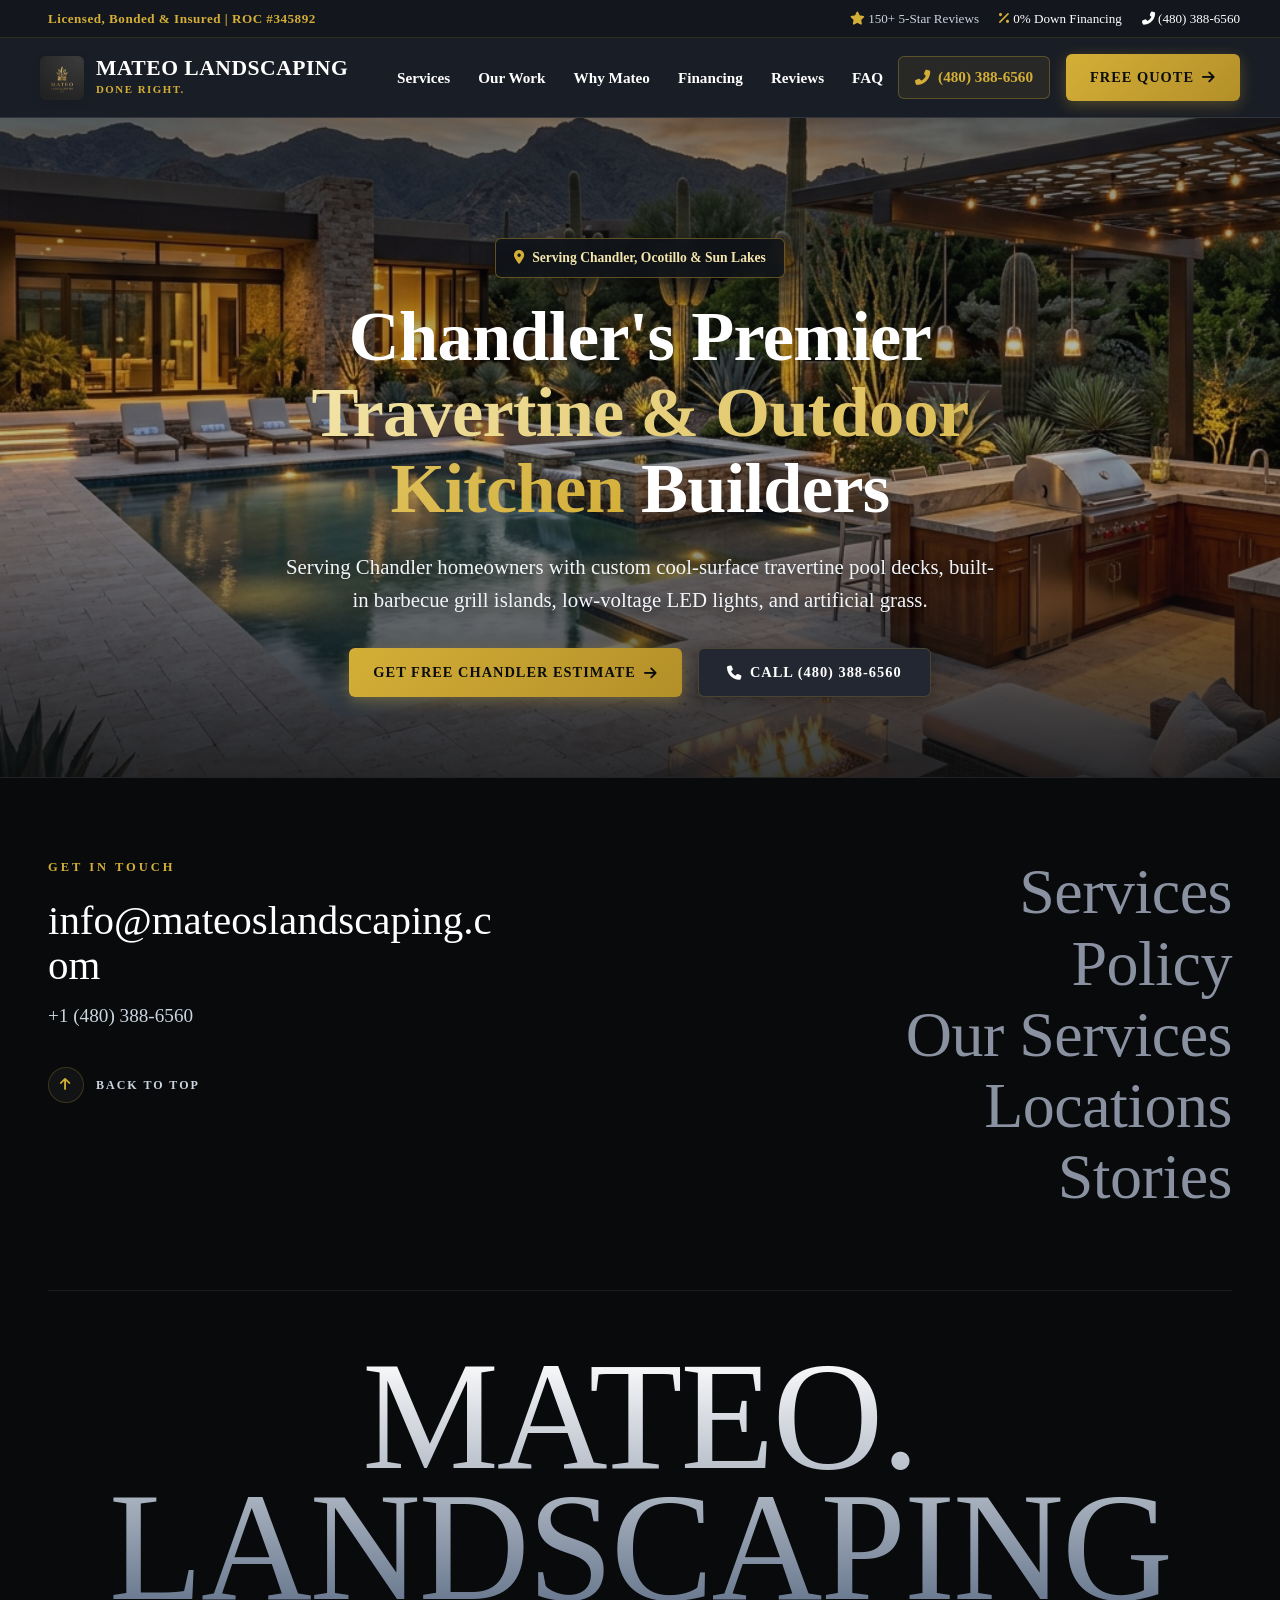
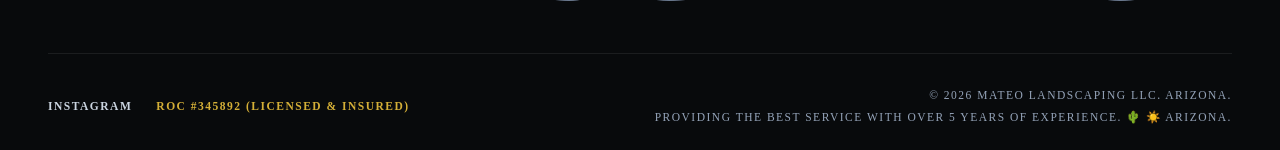
<file: chandler.html>
<!DOCTYPE html>
<html lang="en">

<head>
  <meta charset="UTF-8">
  <meta name="viewport" content="width=device-width, initial-scale=1.0">
  <title>Chandler Hardscaping, Travertine & BBQ Kitchens | Mateo Landscaping LLC (ROC #345892)</title>
  <meta name="description" content="Custom hardscaping and travertine patio specialist in Chandler, AZ. Paver driveways, pool coping tile, outdoor grill islands & turf. Call (480) 388-6560.">

  <!-- FontAwesome Icons -->
  <link rel="stylesheet" href="https://cdnjs.cloudflare.com/ajax/libs/font-awesome/6.4.0/css/all.min.css">

  <!-- Stylesheets -->
  <link rel="stylesheet" href="css/styles.css">
</head>

<body>

  <!-- TOP LICENSE & TRUST BAR -->
  <div class="top-trust-bar">
    <div class="container top-trust-container">
      <div class="trust-license-badge">
        <i class="fas fa-shield-check"></i> Licensed, Bonded & Insured | ROC #345892
      </div>
      <div class="trust-quick-links">
        <span><i class="fas fa-star" style="color: var(--gold-primary);"></i> 150+ 5-Star Reviews</span>
        <a href="financing.html"><i class="fas fa-percent" style="color: var(--gold-primary);"></i> 0% Down Financing</a>
        <a href="tel:4803886560"><i class="fas fa-phone-alt"></i> (480) 388-6560</a>
      </div>
    </div>
  </div>

  <!-- NAVBAR -->
  <nav class="navbar">
    <div class="container nav-container">
      <a href="index.html" class="brand-logo">
        <img src="images/logo.png" alt="Mateo Landscaping LLC Logo">
        <div class="brand-text">
          <span class="brand-name">MATEO LANDSCAPING</span>
          <span class="brand-tagline">Done Right.</span>
        </div>
      </a>

      <ul class="nav-links">
        <li><a href="index.html#services">Services</a></li>
        <li><a href="index.html#work">Our Work</a></li>
        <li><a href="index.html#why-us">Why Mateo</a></li>
        <li><a href="financing.html">Financing</a></li>
        <li><a href="reviews.html">Reviews</a></li>
        <li><a href="index.html#faq">FAQ</a></li>
      </ul>

      <div class="nav-actions">
        <a href="tel:4803886560" class="phone-link">
          <i class="fas fa-phone-alt"></i> (480) 388-6560
        </a>
        <a href="index.html#lead-form" class="btn-primary">Free Quote <i class="fas fa-arrow-right"></i></a>
      </div>

      <button class="mobile-toggle" aria-label="Toggle Menu">
        <i class="fas fa-bars"></i>
      </button>
    </div>
  </nav>

  <!-- CITY HERO -->
  <section class="hero" style="min-height: auto; padding: 120px 0 80px 0;">
    <div class="hero-overlay"></div>
    <div class="container">
      <div class="hero-content" style="max-width: 850px; text-align: center; margin: 0 auto;">
        <div class="hero-badge" style="margin: 0 auto 20px auto;">
          <i class="fas fa-location-dot"></i> Serving Chandler, Ocotillo & Sun Lakes
        </div>
        <h1>Chandler's Premier <span class="text-gold">Travertine & Outdoor Kitchen</span> Builders</h1>
        <p class="hero-desc" style="margin: 0 auto 32px auto;">
          Serving Chandler homeowners with custom cool-surface travertine pool decks, built-in barbecue grill islands, low-voltage LED lights, and artificial grass.
        </p>

        <div style="display: flex; justify-content: center; gap: 16px; flex-wrap: wrap;">
          <a href="index.html#lead-form" class="btn-primary">Get Free Chandler Estimate <i class="fas fa-arrow-right"></i></a>
          <a href="tel:4803886560" class="btn-secondary"><i class="fas fa-phone"></i> Call (480) 388-6560</a>
        </div>
      </div>
    </div>
  </section>

  <!-- EDITORIAL LUXURY FOOTER (MATCHING USER REFERENCE DESIGN) -->
  <footer class="footer-editorial">
    <div class="container-editorial">
      <!-- Top Row: Get in Touch & Giant Serif Links Stack -->
      <div class="footer-top-row">
        <!-- Left: Get In Touch -->
        <div class="footer-touch-col">
          <span class="footer-label">GET IN TOUCH</span>
          <a href="mailto:info@mateoslandscaping.com" class="footer-email-link">info@mateoslandscaping.com</a>
          <a href="tel:4803886560" class="footer-phone-link">+1 (480) 388-6560</a>

          <button id="backToTopBtn" class="back-to-top-btn" aria-label="Back to Top">
            <span class="btn-arrow-circle"><i class="fas fa-arrow-up"></i></span>
            <span class="btn-text-lbl">BACK TO TOP</span>
          </button>
        </div>

        <!-- Right: Giant Serif Editorial Links Stack -->
        <div class="footer-serif-links">
          <a href="index.html#services">Services</a>
          <a href="privacy.html">Policy</a>
          <a href="index.html#services">Our Services</a>
          <a href="index.html#map">Locations</a>
          <a href="reviews.html">Stories</a>
        </div>
      </div>

      <!-- Center: Monumental Giant Typography -->
      <div class="footer-monumental-wrap">
        <h1 class="footer-monumental-text">
          <span>MATEO.</span>
          <span>LANDSCAPING</span>
        </h1>
      </div>

      <!-- Bottom Bar -->
      <div class="footer-editorial-bottom">
        <div class="footer-social-links">
          <a href="https://www.instagram.com/mateos_landscaping_llc/" target="_blank" rel="noopener">INSTAGRAM</a>
          <span class="footer-roc-tag">ROC #345892 (LICENSED & INSURED)</span>
        </div>

        <div class="footer-copy-info">
          <p>&copy; 2026 MATEO LANDSCAPING LLC. ARIZONA.</p>
          <p>PROVIDING THE BEST SERVICE WITH OVER 5 YEARS OF EXPERIENCE. 🌵 ☀️ ARIZONA.</p>
        </div>
      </div>
    </div>
  </footer>

  <script src="js/main.js"></script>
</body>
</html>
</file>
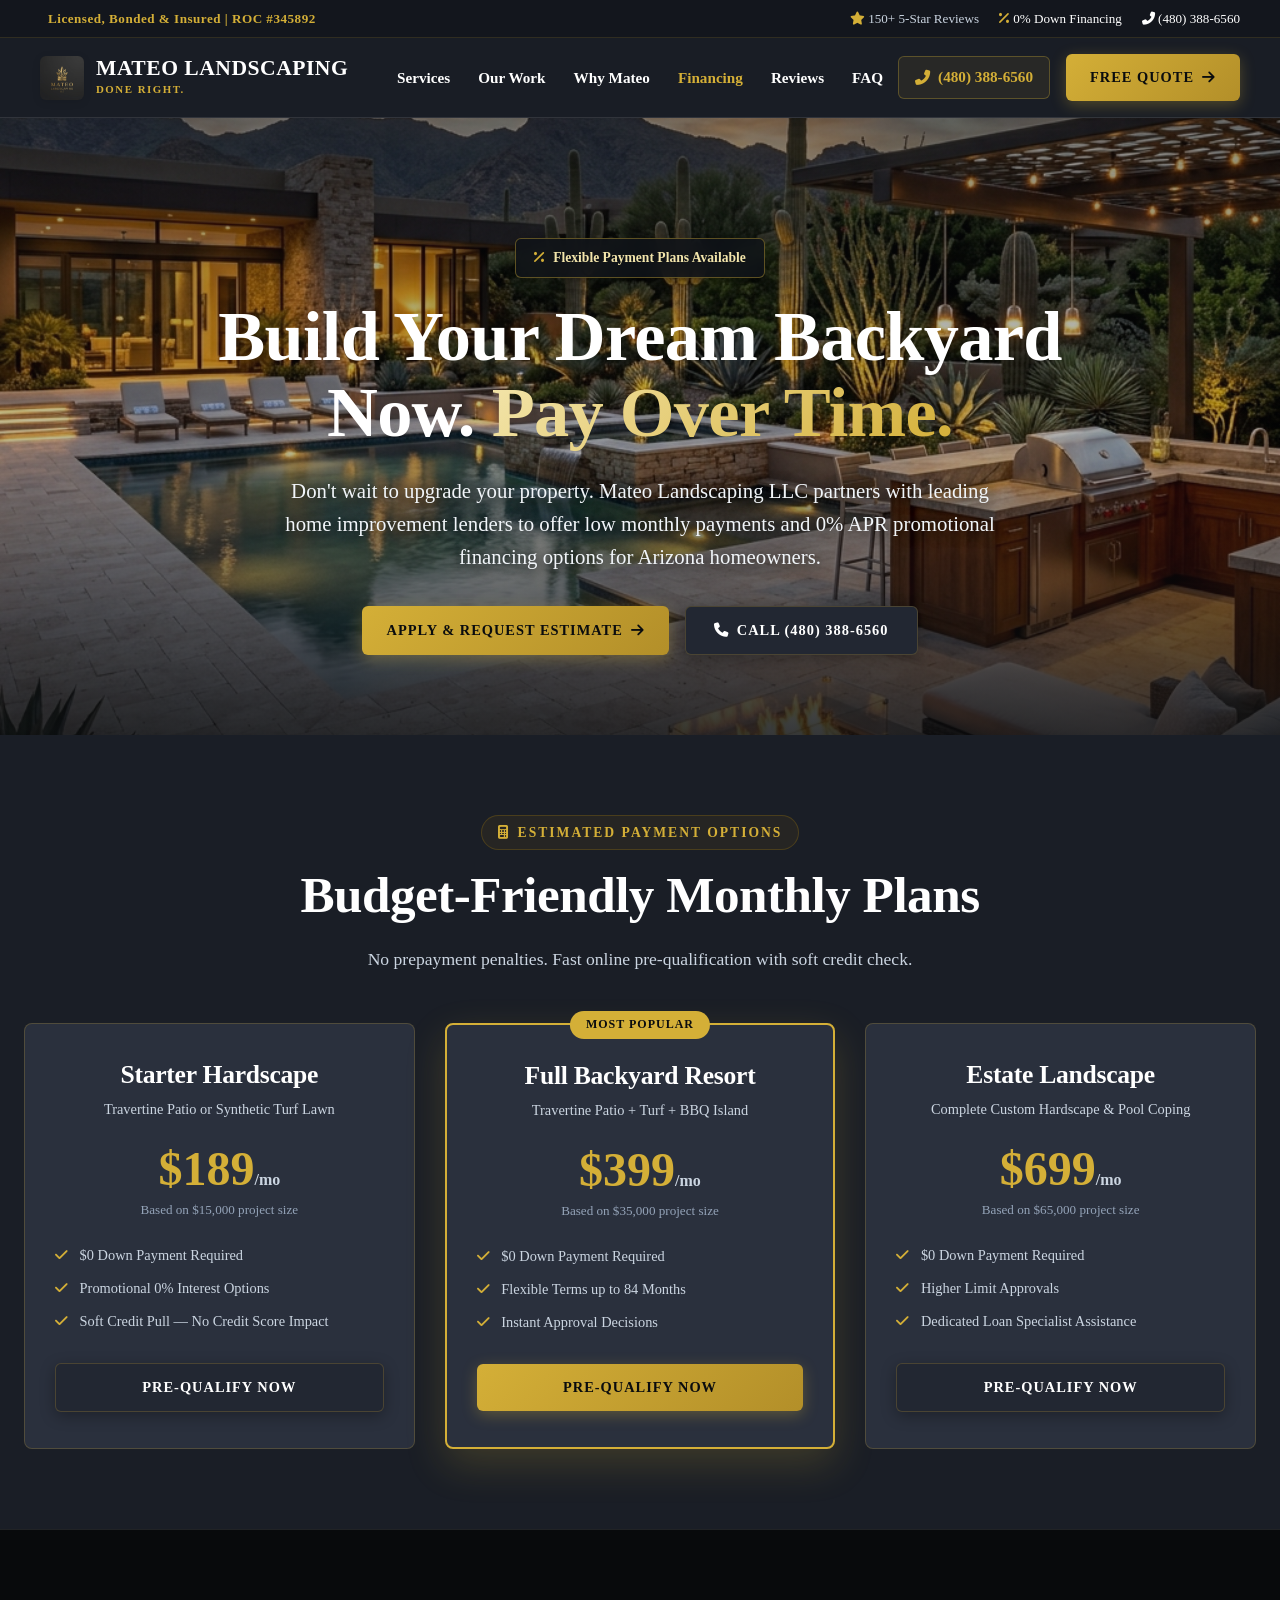
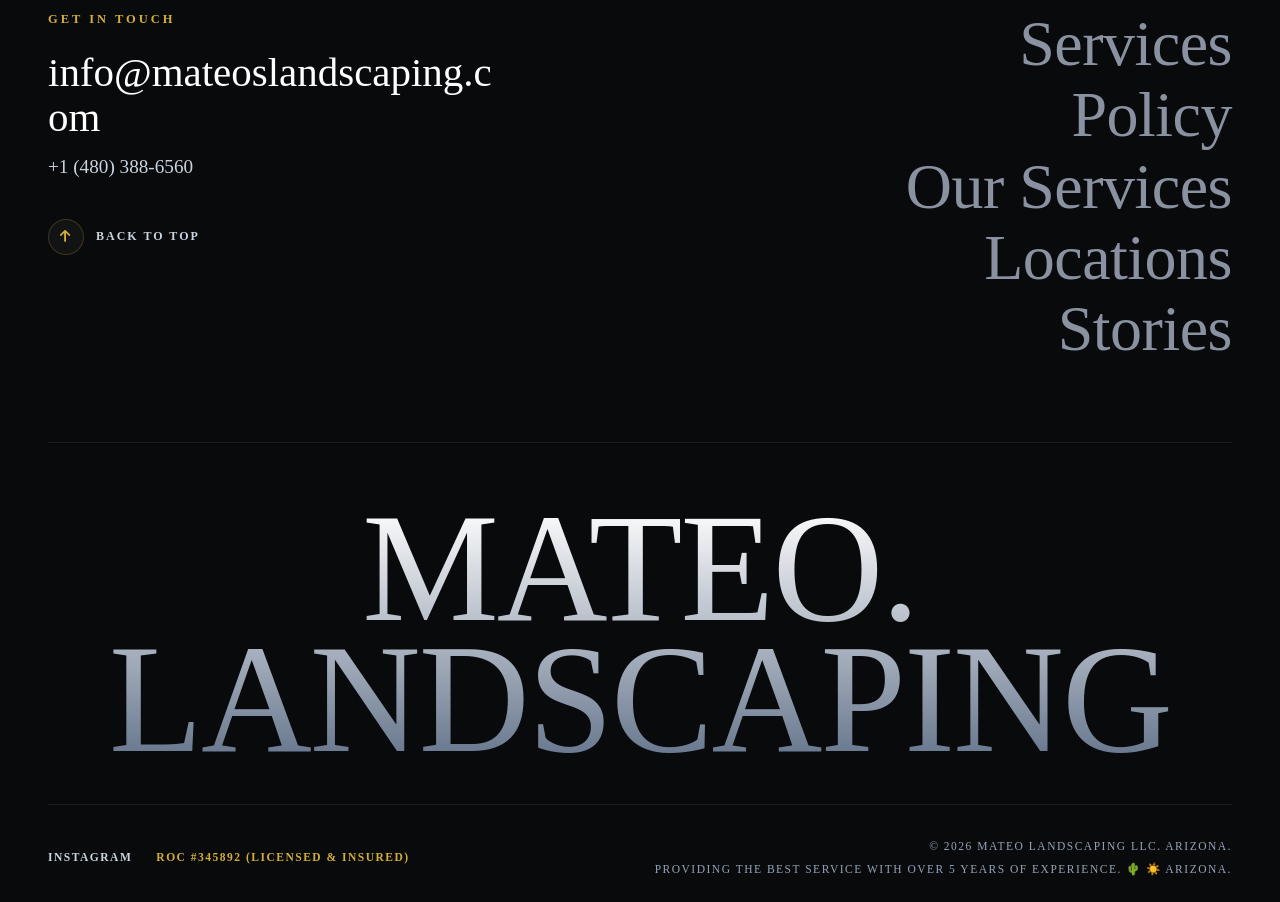
<file: financing.html>
<!DOCTYPE html>
<html lang="en">

<head>
  <meta charset="UTF-8">
  <meta name="viewport" content="width=device-width, initial-scale=1.0">
  <title>0% Down Outdoor Living Financing | Mateo Landscaping LLC (ROC #345892)</title>
  <meta name="description" content="Flexible 0% down financing options for pavers, travertine patios, synthetic turf, pool coping & barbecue kitchens in Arizona. Get pre-qualified in minutes. Call (480) 388-6560.">

  <!-- FontAwesome Icons -->
  <link rel="stylesheet" href="https://cdnjs.cloudflare.com/ajax/libs/font-awesome/6.4.0/css/all.min.css">

  <!-- Stylesheets -->
  <link rel="stylesheet" href="css/styles.css">
</head>

<body>

  <!-- TOP LICENSE & TRUST BAR -->
  <div class="top-trust-bar">
    <div class="container top-trust-container">
      <div class="trust-license-badge">
        <i class="fas fa-shield-check"></i> Licensed, Bonded & Insured | ROC #345892
      </div>
      <div class="trust-quick-links">
        <span><i class="fas fa-star" style="color: var(--gold-primary);"></i> 150+ 5-Star Reviews</span>
        <a href="financing.html"><i class="fas fa-percent" style="color: var(--gold-primary);"></i> 0% Down Financing</a>
        <a href="tel:4803886560"><i class="fas fa-phone-alt"></i> (480) 388-6560</a>
      </div>
    </div>
  </div>

  <!-- NAVBAR -->
  <nav class="navbar">
    <div class="container nav-container">
      <a href="index.html" class="brand-logo">
        <img src="images/logo.png" alt="Mateo Landscaping LLC Logo">
        <div class="brand-text">
          <span class="brand-name">MATEO LANDSCAPING</span>
          <span class="brand-tagline">Done Right.</span>
        </div>
      </a>

      <ul class="nav-links">
        <li><a href="index.html#services">Services</a></li>
        <li><a href="index.html#work">Our Work</a></li>
        <li><a href="index.html#why-us">Why Mateo</a></li>
        <li><a href="financing.html" style="color: var(--gold-primary); font-weight: 700;">Financing</a></li>
        <li><a href="reviews.html">Reviews</a></li>
        <li><a href="index.html#faq">FAQ</a></li>
      </ul>

      <div class="nav-actions">
        <a href="tel:4803886560" class="phone-link">
          <i class="fas fa-phone-alt"></i> (480) 388-6560
        </a>
        <a href="index.html#lead-form" class="btn-primary">Free Quote <i class="fas fa-arrow-right"></i></a>
      </div>

      <button class="mobile-toggle" aria-label="Toggle Menu">
        <i class="fas fa-bars"></i>
      </button>
    </div>
  </nav>

  <!-- FINANCING HERO -->
  <section class="hero" style="min-height: auto; padding: 120px 0 80px 0;">
    <div class="hero-overlay"></div>
    <div class="container">
      <div class="hero-content" style="max-width: 850px; text-align: center; margin: 0 auto;">
        <div class="hero-badge" style="margin: 0 auto 20px auto;">
          <i class="fas fa-percent"></i> Flexible Payment Plans Available
        </div>
        <h1>Build Your Dream Backyard Now. <span class="text-gold">Pay Over Time.</span></h1>
        <p class="hero-desc" style="margin: 0 auto 32px auto;">
          Don't wait to upgrade your property. Mateo Landscaping LLC partners with leading home improvement lenders to offer low monthly payments and 0% APR promotional financing options for Arizona homeowners.
        </p>

        <div style="display: flex; justify-content: center; gap: 16px; flex-wrap: wrap;">
          <a href="index.html#lead-form" class="btn-primary">Apply & Request Estimate <i class="fas fa-arrow-right"></i></a>
          <a href="tel:4803886560" class="btn-secondary"><i class="fas fa-phone"></i> Call (480) 388-6560</a>
        </div>
      </div>
    </div>
  </section>

  <!-- ESTIMATED MONTHLY PAYMENT OPTIONS -->
  <section class="why-section" style="padding: 80px 0;">
    <div class="container">
      <div style="text-align: center; margin-bottom: 50px;">
        <span class="section-tag"><i class="fas fa-calculator"></i> Estimated Payment Options</span>
        <h2 class="section-title">Budget-Friendly Monthly Plans</h2>
        <p class="section-subtitle">No prepayment penalties. Fast online pre-qualification with soft credit check.</p>
      </div>

      <div style="display: grid; grid-template-columns: repeat(auto-fit, minmax(300px, 1fr)); gap: 30px;">
        <!-- Option 1 -->
        <div style="background: var(--bg-card); border: 1px solid var(--border-color); border-radius: var(--radius-lg); padding: 36px 30px; text-align: center; position: relative;">
          <h3 style="font-size: 1.6rem; color: #FFF; margin-bottom: 8px;">Starter Hardscape</h3>
          <p style="color: var(--text-muted); font-size: 0.9rem; margin-bottom: 24px;">Travertine Patio or Synthetic Turf Lawn</p>
          <div style="font-family: var(--font-heading); font-size: 3rem; font-weight: 700; color: var(--gold-primary); line-height: 1;">$189<span style="font-size: 1rem; font-family: var(--font-body); color: var(--text-muted);">/mo</span></div>
          <p style="font-size: 0.82rem; color: var(--text-dim); margin-top: 6px; margin-bottom: 24px;">Based on $15,000 project size</p>
          <ul style="list-style: none; text-align: left; margin-bottom: 30px; font-size: 0.9rem; color: var(--text-muted); display: flex; flex-direction: column; gap: 10px;">
            <li><i class="fas fa-check" style="color: var(--gold-primary); margin-right: 8px;"></i> $0 Down Payment Required</li>
            <li><i class="fas fa-check" style="color: var(--gold-primary); margin-right: 8px;"></i> Promotional 0% Interest Options</li>
            <li><i class="fas fa-check" style="color: var(--gold-primary); margin-right: 8px;"></i> Soft Credit Pull — No Credit Score Impact</li>
          </ul>
          <a href="index.html#lead-form" class="btn-secondary" style="width: 100%; justify-content: center;">Pre-Qualify Now</a>
        </div>

        <!-- Option 2 (Featured) -->
        <div style="background: var(--bg-card); border: 2px solid var(--gold-primary); border-radius: var(--radius-lg); padding: 36px 30px; text-align: center; position: relative; box-shadow: 0 15px 40px rgba(212, 175, 55, 0.2);">
          <div style="position: absolute; top: -14px; left: 50%; transform: translateX(-50%); background: var(--gold-primary); color: #0A0C0E; font-size: 0.75rem; font-weight: 700; font-family: var(--font-accent); text-transform: uppercase; padding: 4px 16px; border-radius: 100px; letter-spacing: 1px;">Most Popular</div>
          <h3 style="font-size: 1.6rem; color: #FFF; margin-bottom: 8px;">Full Backyard Resort</h3>
          <p style="color: var(--text-muted); font-size: 0.9rem; margin-bottom: 24px;">Travertine Patio + Turf + BBQ Island</p>
          <div style="font-family: var(--font-heading); font-size: 3rem; font-weight: 700; color: var(--gold-primary); line-height: 1;">$399<span style="font-size: 1rem; font-family: var(--font-body); color: var(--text-muted);">/mo</span></div>
          <p style="font-size: 0.82rem; color: var(--text-dim); margin-top: 6px; margin-bottom: 24px;">Based on $35,000 project size</p>
          <ul style="list-style: none; text-align: left; margin-bottom: 30px; font-size: 0.9rem; color: var(--text-muted); display: flex; flex-direction: column; gap: 10px;">
            <li><i class="fas fa-check" style="color: var(--gold-primary); margin-right: 8px;"></i> $0 Down Payment Required</li>
            <li><i class="fas fa-check" style="color: var(--gold-primary); margin-right: 8px;"></i> Flexible Terms up to 84 Months</li>
            <li><i class="fas fa-check" style="color: var(--gold-primary); margin-right: 8px;"></i> Instant Approval Decisions</li>
          </ul>
          <a href="index.html#lead-form" class="btn-primary" style="width: 100%; justify-content: center;">Pre-Qualify Now</a>
        </div>

        <!-- Option 3 -->
        <div style="background: var(--bg-card); border: 1px solid var(--border-color); border-radius: var(--radius-lg); padding: 36px 30px; text-align: center; position: relative;">
          <h3 style="font-size: 1.6rem; color: #FFF; margin-bottom: 8px;">Estate Landscape</h3>
          <p style="color: var(--text-muted); font-size: 0.9rem; margin-bottom: 24px;">Complete Custom Hardscape & Pool Coping</p>
          <div style="font-family: var(--font-heading); font-size: 3rem; font-weight: 700; color: var(--gold-primary); line-height: 1;">$699<span style="font-size: 1rem; font-family: var(--font-body); color: var(--text-muted);">/mo</span></div>
          <p style="font-size: 0.82rem; color: var(--text-dim); margin-top: 6px; margin-bottom: 24px;">Based on $65,000 project size</p>
          <ul style="list-style: none; text-align: left; margin-bottom: 30px; font-size: 0.9rem; color: var(--text-muted); display: flex; flex-direction: column; gap: 10px;">
            <li><i class="fas fa-check" style="color: var(--gold-primary); margin-right: 8px;"></i> $0 Down Payment Required</li>
            <li><i class="fas fa-check" style="color: var(--gold-primary); margin-right: 8px;"></i> Higher Limit Approvals</li>
            <li><i class="fas fa-check" style="color: var(--gold-primary); margin-right: 8px;"></i> Dedicated Loan Specialist Assistance</li>
          </ul>
          <a href="index.html#lead-form" class="btn-secondary" style="width: 100%; justify-content: center;">Pre-Qualify Now</a>
        </div>
      </div>
    </div>
  </section>

  <!-- EDITORIAL LUXURY FOOTER (MATCHING USER REFERENCE DESIGN) -->
  <footer class="footer-editorial">
    <div class="container-editorial">
      <!-- Top Row: Get in Touch & Giant Serif Links Stack -->
      <div class="footer-top-row">
        <!-- Left: Get In Touch -->
        <div class="footer-touch-col">
          <span class="footer-label">GET IN TOUCH</span>
          <a href="mailto:info@mateoslandscaping.com" class="footer-email-link">info@mateoslandscaping.com</a>
          <a href="tel:4803886560" class="footer-phone-link">+1 (480) 388-6560</a>

          <button id="backToTopBtn" class="back-to-top-btn" aria-label="Back to Top">
            <span class="btn-arrow-circle"><i class="fas fa-arrow-up"></i></span>
            <span class="btn-text-lbl">BACK TO TOP</span>
          </button>
        </div>

        <!-- Right: Giant Serif Editorial Links Stack -->
        <div class="footer-serif-links">
          <a href="index.html#services">Services</a>
          <a href="privacy.html">Policy</a>
          <a href="index.html#services">Our Services</a>
          <a href="index.html#map">Locations</a>
          <a href="reviews.html">Stories</a>
        </div>
      </div>

      <!-- Center: Monumental Giant Typography -->
      <div class="footer-monumental-wrap">
        <h1 class="footer-monumental-text">
          <span>MATEO.</span>
          <span>LANDSCAPING</span>
        </h1>
      </div>

      <!-- Bottom Bar -->
      <div class="footer-editorial-bottom">
        <div class="footer-social-links">
          <a href="https://www.instagram.com/mateos_landscaping_llc/" target="_blank" rel="noopener">INSTAGRAM</a>
          <span class="footer-roc-tag">ROC #345892 (LICENSED & INSURED)</span>
        </div>

        <div class="footer-copy-info">
          <p>&copy; 2026 MATEO LANDSCAPING LLC. ARIZONA.</p>
          <p>PROVIDING THE BEST SERVICE WITH OVER 5 YEARS OF EXPERIENCE. 🌵 ☀️ ARIZONA.</p>
        </div>
      </div>
    </div>
  </footer>

  <script src="js/main.js"></script>
</body>
</html>
</file>
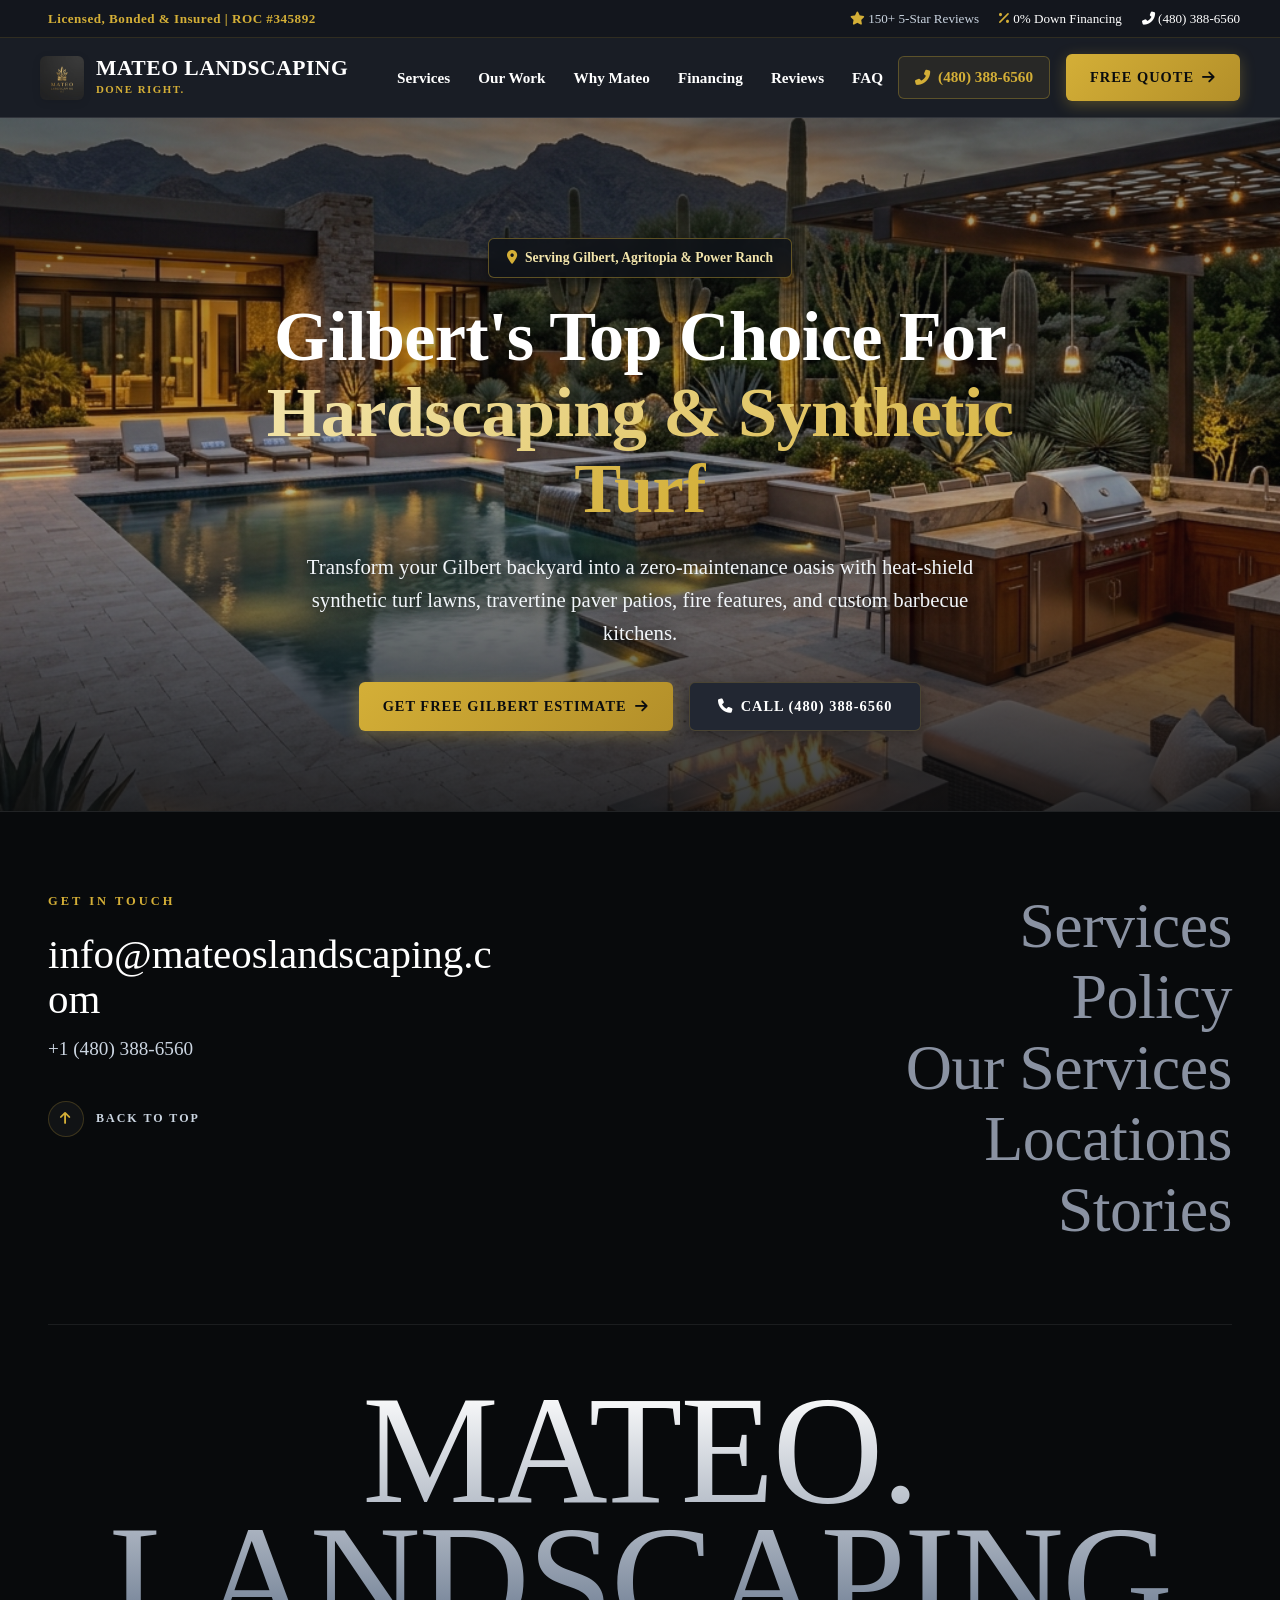
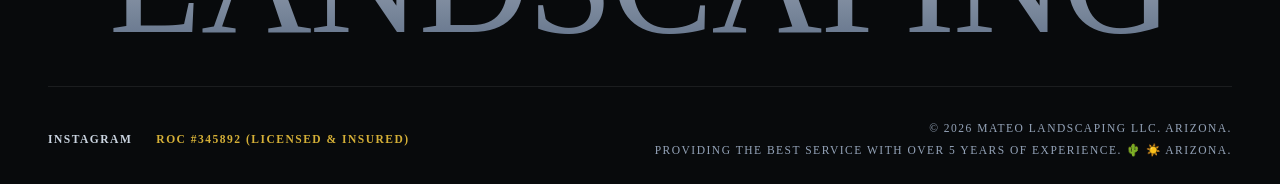
<file: gilbert.html>
<!DOCTYPE html>
<html lang="en">

<head>
  <meta charset="UTF-8">
  <meta name="viewport" content="width=device-width, initial-scale=1.0">
  <title>Gilbert Hardscaping, Synthetic Turf & Pavers | Mateo Landscaping LLC (ROC #345892)</title>
  <meta name="description" content="Top-rated hardscaping and synthetic turf contractor in Gilbert, AZ. Custom pavers, travertine patios, pool decking & outdoor kitchens. Call (480) 388-6560.">

  <!-- FontAwesome Icons -->
  <link rel="stylesheet" href="https://cdnjs.cloudflare.com/ajax/libs/font-awesome/6.4.0/css/all.min.css">

  <!-- Stylesheets -->
  <link rel="stylesheet" href="css/styles.css">
</head>

<body>

  <!-- TOP LICENSE & TRUST BAR -->
  <div class="top-trust-bar">
    <div class="container top-trust-container">
      <div class="trust-license-badge">
        <i class="fas fa-shield-check"></i> Licensed, Bonded & Insured | ROC #345892
      </div>
      <div class="trust-quick-links">
        <span><i class="fas fa-star" style="color: var(--gold-primary);"></i> 150+ 5-Star Reviews</span>
        <a href="financing.html"><i class="fas fa-percent" style="color: var(--gold-primary);"></i> 0% Down Financing</a>
        <a href="tel:4803886560"><i class="fas fa-phone-alt"></i> (480) 388-6560</a>
      </div>
    </div>
  </div>

  <!-- NAVBAR -->
  <nav class="navbar">
    <div class="container nav-container">
      <a href="index.html" class="brand-logo">
        <img src="images/logo.png" alt="Mateo Landscaping LLC Logo">
        <div class="brand-text">
          <span class="brand-name">MATEO LANDSCAPING</span>
          <span class="brand-tagline">Done Right.</span>
        </div>
      </a>

      <ul class="nav-links">
        <li><a href="index.html#services">Services</a></li>
        <li><a href="index.html#work">Our Work</a></li>
        <li><a href="index.html#why-us">Why Mateo</a></li>
        <li><a href="financing.html">Financing</a></li>
        <li><a href="reviews.html">Reviews</a></li>
        <li><a href="index.html#faq">FAQ</a></li>
      </ul>

      <div class="nav-actions">
        <a href="tel:4803886560" class="phone-link">
          <i class="fas fa-phone-alt"></i> (480) 388-6560
        </a>
        <a href="index.html#lead-form" class="btn-primary">Free Quote <i class="fas fa-arrow-right"></i></a>
      </div>

      <button class="mobile-toggle" aria-label="Toggle Menu">
        <i class="fas fa-bars"></i>
      </button>
    </div>
  </nav>

  <!-- CITY HERO -->
  <section class="hero" style="min-height: auto; padding: 120px 0 80px 0;">
    <div class="hero-overlay"></div>
    <div class="container">
      <div class="hero-content" style="max-width: 850px; text-align: center; margin: 0 auto;">
        <div class="hero-badge" style="margin: 0 auto 20px auto;">
          <i class="fas fa-location-dot"></i> Serving Gilbert, Agritopia & Power Ranch
        </div>
        <h1>Gilbert's Top Choice For <span class="text-gold">Hardscaping & Synthetic Turf</span></h1>
        <p class="hero-desc" style="margin: 0 auto 32px auto;">
          Transform your Gilbert backyard into a zero-maintenance oasis with heat-shield synthetic turf lawns, travertine paver patios, fire features, and custom barbecue kitchens.
        </p>

        <div style="display: flex; justify-content: center; gap: 16px; flex-wrap: wrap;">
          <a href="index.html#lead-form" class="btn-primary">Get Free Gilbert Estimate <i class="fas fa-arrow-right"></i></a>
          <a href="tel:4803886560" class="btn-secondary"><i class="fas fa-phone"></i> Call (480) 388-6560</a>
        </div>
      </div>
    </div>
  </section>

  <!-- EDITORIAL LUXURY FOOTER (MATCHING USER REFERENCE DESIGN) -->
  <footer class="footer-editorial">
    <div class="container-editorial">
      <!-- Top Row: Get in Touch & Giant Serif Links Stack -->
      <div class="footer-top-row">
        <!-- Left: Get In Touch -->
        <div class="footer-touch-col">
          <span class="footer-label">GET IN TOUCH</span>
          <a href="mailto:info@mateoslandscaping.com" class="footer-email-link">info@mateoslandscaping.com</a>
          <a href="tel:4803886560" class="footer-phone-link">+1 (480) 388-6560</a>

          <button id="backToTopBtn" class="back-to-top-btn" aria-label="Back to Top">
            <span class="btn-arrow-circle"><i class="fas fa-arrow-up"></i></span>
            <span class="btn-text-lbl">BACK TO TOP</span>
          </button>
        </div>

        <!-- Right: Giant Serif Editorial Links Stack -->
        <div class="footer-serif-links">
          <a href="index.html#services">Services</a>
          <a href="privacy.html">Policy</a>
          <a href="index.html#services">Our Services</a>
          <a href="index.html#map">Locations</a>
          <a href="reviews.html">Stories</a>
        </div>
      </div>

      <!-- Center: Monumental Giant Typography -->
      <div class="footer-monumental-wrap">
        <h1 class="footer-monumental-text">
          <span>MATEO.</span>
          <span>LANDSCAPING</span>
        </h1>
      </div>

      <!-- Bottom Bar -->
      <div class="footer-editorial-bottom">
        <div class="footer-social-links">
          <a href="https://www.instagram.com/mateos_landscaping_llc/" target="_blank" rel="noopener">INSTAGRAM</a>
          <span class="footer-roc-tag">ROC #345892 (LICENSED & INSURED)</span>
        </div>

        <div class="footer-copy-info">
          <p>&copy; 2026 MATEO LANDSCAPING LLC. ARIZONA.</p>
          <p>PROVIDING THE BEST SERVICE WITH OVER 5 YEARS OF EXPERIENCE. 🌵 ☀️ ARIZONA.</p>
        </div>
      </div>
    </div>
  </footer>

  <script src="js/main.js"></script>
</body>
</html>
</file>
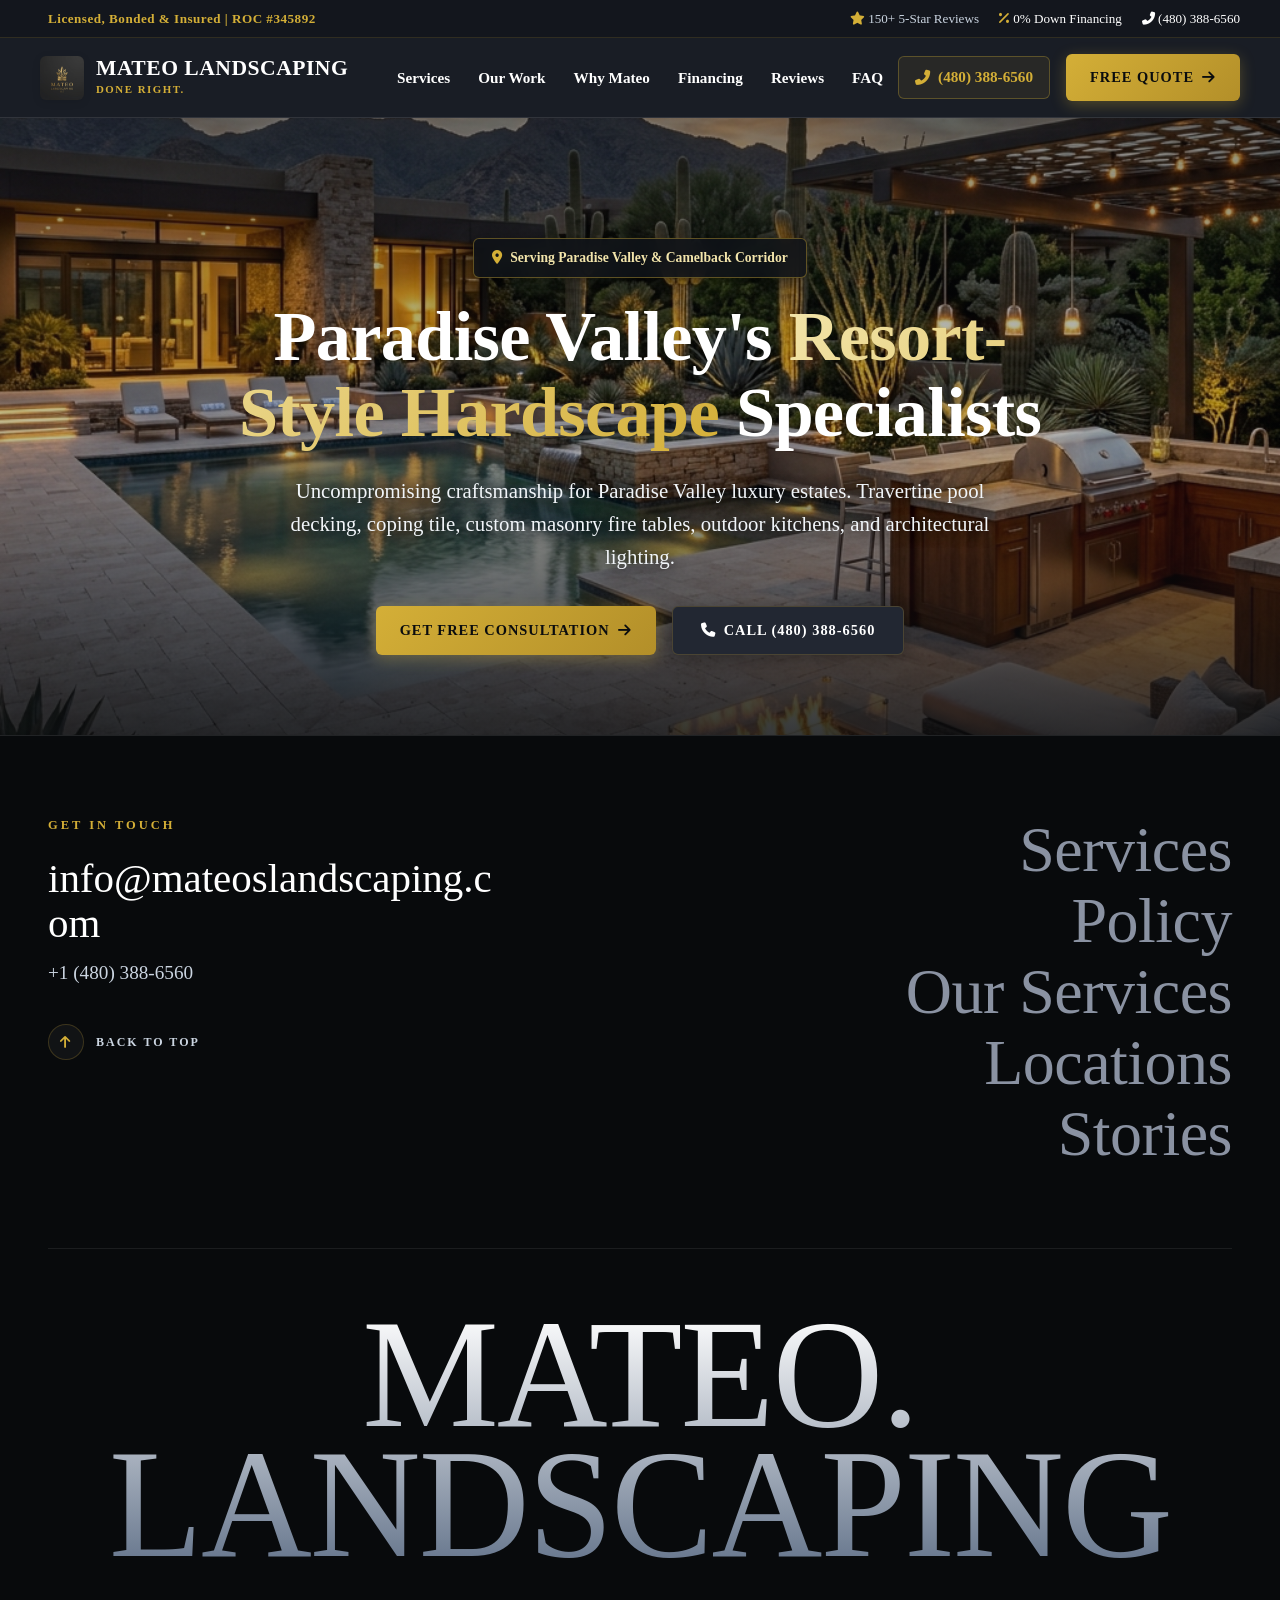
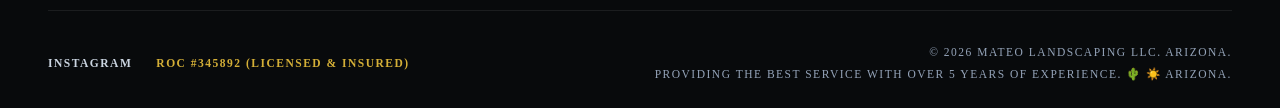
<file: paradise-valley.html>
<!DOCTYPE html>
<html lang="en">

<head>
  <meta charset="UTF-8">
  <meta name="viewport" content="width=device-width, initial-scale=1.0">
  <title>Paradise Valley Resort Hardscaping & Pool Coping | Mateo Landscaping LLC (ROC #345892)</title>
  <meta name="description" content="Luxury resort-style hardscaping in Paradise Valley, AZ. Custom travertine coping tile, outdoor dining islands, synthetic turf & desert lighting. Call (480) 388-6560.">

  <!-- FontAwesome Icons -->
  <link rel="stylesheet" href="https://cdnjs.cloudflare.com/ajax/libs/font-awesome/6.4.0/css/all.min.css">

  <!-- Stylesheets -->
  <link rel="stylesheet" href="css/styles.css">
</head>

<body>

  <!-- TOP LICENSE & TRUST BAR -->
  <div class="top-trust-bar">
    <div class="container top-trust-container">
      <div class="trust-license-badge">
        <i class="fas fa-shield-check"></i> Licensed, Bonded & Insured | ROC #345892
      </div>
      <div class="trust-quick-links">
        <span><i class="fas fa-star" style="color: var(--gold-primary);"></i> 150+ 5-Star Reviews</span>
        <a href="financing.html"><i class="fas fa-percent" style="color: var(--gold-primary);"></i> 0% Down Financing</a>
        <a href="tel:4803886560"><i class="fas fa-phone-alt"></i> (480) 388-6560</a>
      </div>
    </div>
  </div>

  <!-- NAVBAR -->
  <nav class="navbar">
    <div class="container nav-container">
      <a href="index.html" class="brand-logo">
        <img src="images/logo.png" alt="Mateo Landscaping LLC Logo">
        <div class="brand-text">
          <span class="brand-name">MATEO LANDSCAPING</span>
          <span class="brand-tagline">Done Right.</span>
        </div>
      </a>

      <ul class="nav-links">
        <li><a href="index.html#services">Services</a></li>
        <li><a href="index.html#work">Our Work</a></li>
        <li><a href="index.html#why-us">Why Mateo</a></li>
        <li><a href="financing.html">Financing</a></li>
        <li><a href="reviews.html">Reviews</a></li>
        <li><a href="index.html#faq">FAQ</a></li>
      </ul>

      <div class="nav-actions">
        <a href="tel:4803886560" class="phone-link">
          <i class="fas fa-phone-alt"></i> (480) 388-6560
        </a>
        <a href="index.html#lead-form" class="btn-primary">Free Quote <i class="fas fa-arrow-right"></i></a>
      </div>

      <button class="mobile-toggle" aria-label="Toggle Menu">
        <i class="fas fa-bars"></i>
      </button>
    </div>
  </nav>

  <!-- CITY HERO -->
  <section class="hero" style="min-height: auto; padding: 120px 0 80px 0;">
    <div class="hero-overlay"></div>
    <div class="container">
      <div class="hero-content" style="max-width: 850px; text-align: center; margin: 0 auto;">
        <div class="hero-badge" style="margin: 0 auto 20px auto;">
          <i class="fas fa-location-dot"></i> Serving Paradise Valley & Camelback Corridor
        </div>
        <h1>Paradise Valley's <span class="text-gold">Resort-Style Hardscape</span> Specialists</h1>
        <p class="hero-desc" style="margin: 0 auto 32px auto;">
          Uncompromising craftsmanship for Paradise Valley luxury estates. Travertine pool decking, coping tile, custom masonry fire tables, outdoor kitchens, and architectural lighting.
        </p>

        <div style="display: flex; justify-content: center; gap: 16px; flex-wrap: wrap;">
          <a href="index.html#lead-form" class="btn-primary">Get Free Consultation <i class="fas fa-arrow-right"></i></a>
          <a href="tel:4803886560" class="btn-secondary"><i class="fas fa-phone"></i> Call (480) 388-6560</a>
        </div>
      </div>
    </div>
  </section>

  <!-- EDITORIAL LUXURY FOOTER (MATCHING USER REFERENCE DESIGN) -->
  <footer class="footer-editorial">
    <div class="container-editorial">
      <!-- Top Row: Get in Touch & Giant Serif Links Stack -->
      <div class="footer-top-row">
        <!-- Left: Get In Touch -->
        <div class="footer-touch-col">
          <span class="footer-label">GET IN TOUCH</span>
          <a href="mailto:info@mateoslandscaping.com" class="footer-email-link">info@mateoslandscaping.com</a>
          <a href="tel:4803886560" class="footer-phone-link">+1 (480) 388-6560</a>

          <button id="backToTopBtn" class="back-to-top-btn" aria-label="Back to Top">
            <span class="btn-arrow-circle"><i class="fas fa-arrow-up"></i></span>
            <span class="btn-text-lbl">BACK TO TOP</span>
          </button>
        </div>

        <!-- Right: Giant Serif Editorial Links Stack -->
        <div class="footer-serif-links">
          <a href="index.html#services">Services</a>
          <a href="privacy.html">Policy</a>
          <a href="index.html#services">Our Services</a>
          <a href="index.html#map">Locations</a>
          <a href="reviews.html">Stories</a>
        </div>
      </div>

      <!-- Center: Monumental Giant Typography -->
      <div class="footer-monumental-wrap">
        <h1 class="footer-monumental-text">
          <span>MATEO.</span>
          <span>LANDSCAPING</span>
        </h1>
      </div>

      <!-- Bottom Bar -->
      <div class="footer-editorial-bottom">
        <div class="footer-social-links">
          <a href="https://www.instagram.com/mateos_landscaping_llc/" target="_blank" rel="noopener">INSTAGRAM</a>
          <span class="footer-roc-tag">ROC #345892 (LICENSED & INSURED)</span>
        </div>

        <div class="footer-copy-info">
          <p>&copy; 2026 MATEO LANDSCAPING LLC. ARIZONA.</p>
          <p>PROVIDING THE BEST SERVICE WITH OVER 5 YEARS OF EXPERIENCE. 🌵 ☀️ ARIZONA.</p>
        </div>
      </div>
    </div>
  </footer>

  <script src="js/main.js"></script>
</body>
</html>
</file>
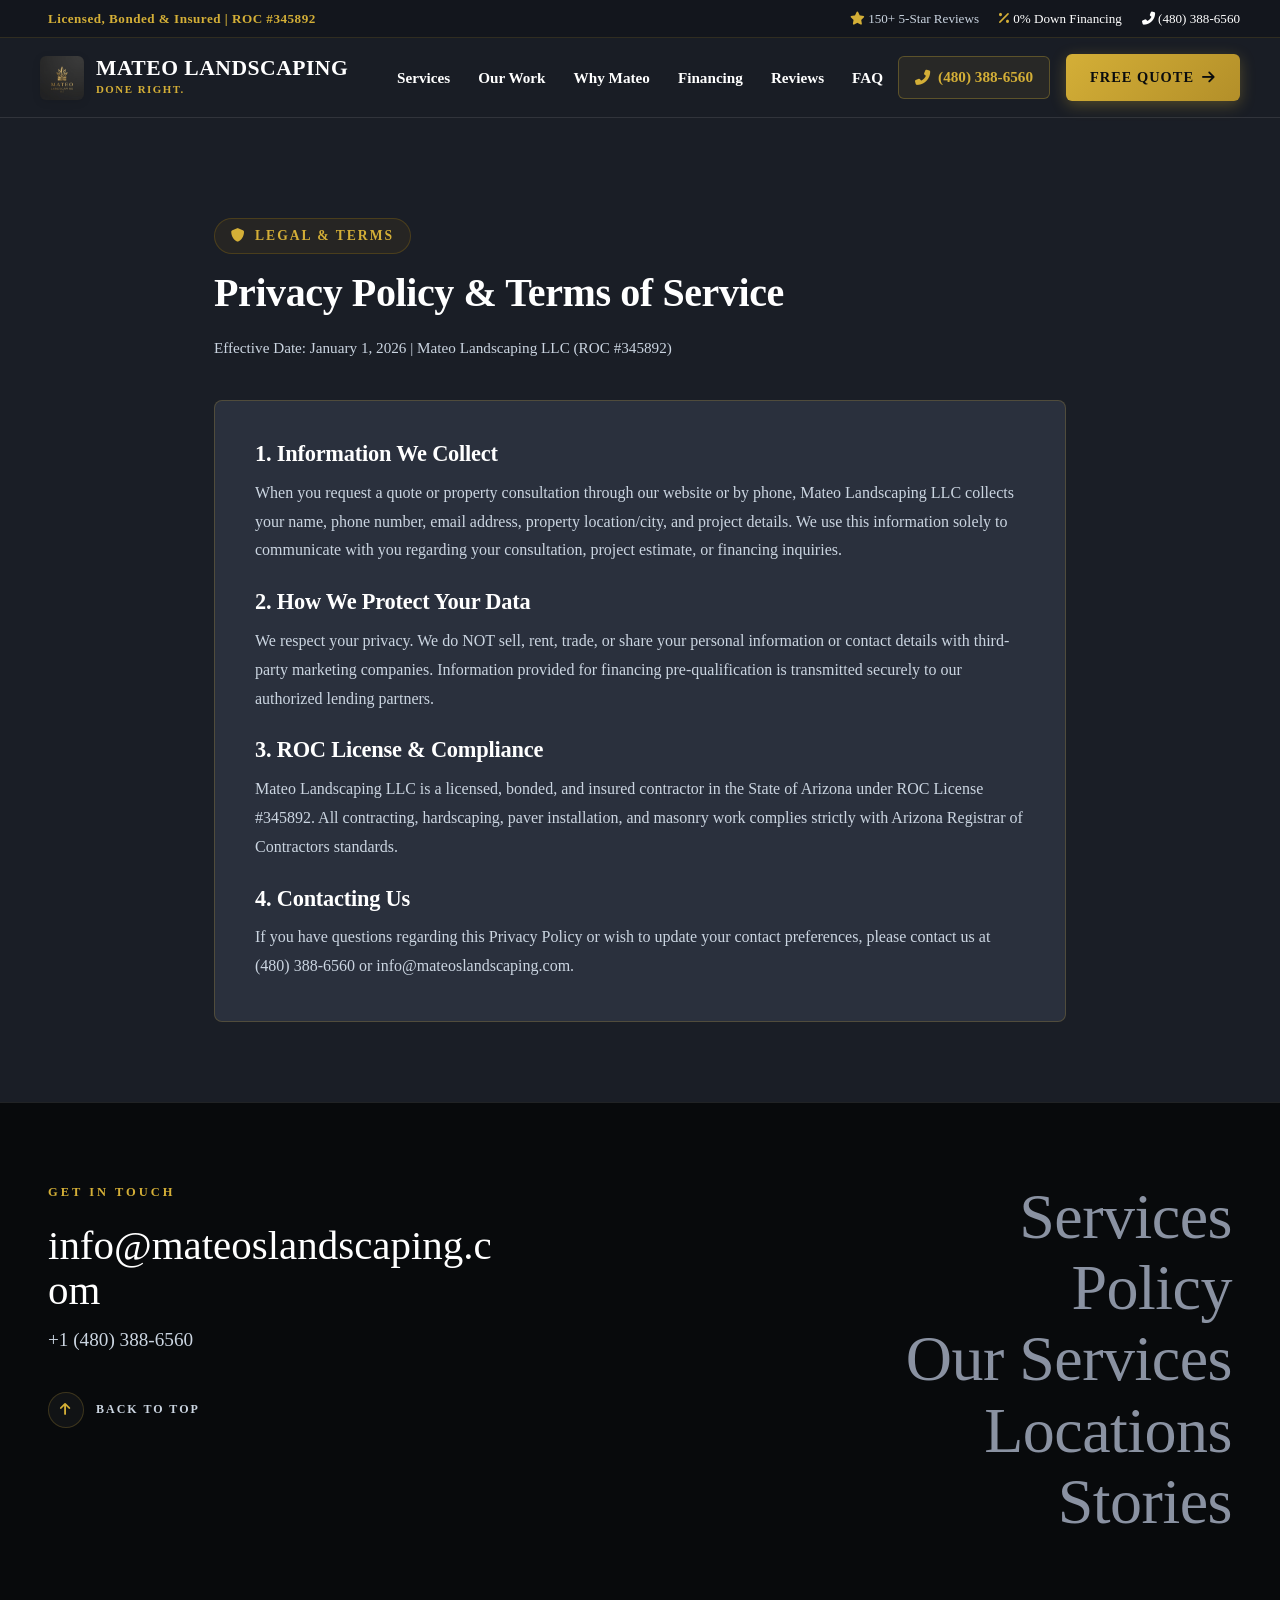
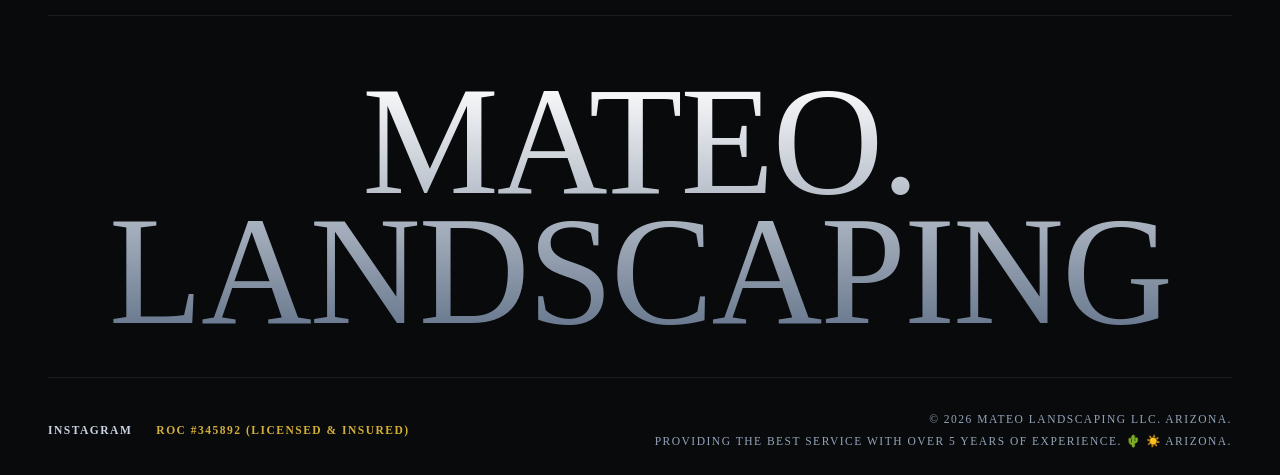
<file: privacy.html>
<!DOCTYPE html>
<html lang="en">

<head>
  <meta charset="UTF-8">
  <meta name="viewport" content="width=device-width, initial-scale=1.0">
  <title>Privacy Policy & Terms | Mateo Landscaping LLC (ROC #345892)</title>
  <meta name="description" content="Privacy Policy & Terms of Service for Mateo Landscaping LLC (ROC #345892). Licensed, bonded and insured outdoor living contractor in Arizona.">

  <!-- FontAwesome Icons -->
  <link rel="stylesheet" href="https://cdnjs.cloudflare.com/ajax/libs/font-awesome/6.4.0/css/all.min.css">

  <!-- Stylesheets -->
  <link rel="stylesheet" href="css/styles.css">
</head>

<body>

  <!-- TOP LICENSE & TRUST BAR -->
  <div class="top-trust-bar">
    <div class="container top-trust-container">
      <div class="trust-license-badge">
        <i class="fas fa-shield-check"></i> Licensed, Bonded & Insured | ROC #345892
      </div>
      <div class="trust-quick-links">
        <span><i class="fas fa-star" style="color: var(--gold-primary);"></i> 150+ 5-Star Reviews</span>
        <a href="financing.html"><i class="fas fa-percent" style="color: var(--gold-primary);"></i> 0% Down Financing</a>
        <a href="tel:4803886560"><i class="fas fa-phone-alt"></i> (480) 388-6560</a>
      </div>
    </div>
  </div>

  <!-- NAVBAR -->
  <nav class="navbar">
    <div class="container nav-container">
      <a href="index.html" class="brand-logo">
        <img src="images/logo.png" alt="Mateo Landscaping LLC Logo">
        <div class="brand-text">
          <span class="brand-name">MATEO LANDSCAPING</span>
          <span class="brand-tagline">Done Right.</span>
        </div>
      </a>

      <ul class="nav-links">
        <li><a href="index.html#services">Services</a></li>
        <li><a href="index.html#work">Our Work</a></li>
        <li><a href="index.html#why-us">Why Mateo</a></li>
        <li><a href="financing.html">Financing</a></li>
        <li><a href="reviews.html">Reviews</a></li>
        <li><a href="index.html#faq">FAQ</a></li>
      </ul>

      <div class="nav-actions">
        <a href="tel:4803886560" class="phone-link">
          <i class="fas fa-phone-alt"></i> (480) 388-6560
        </a>
        <a href="index.html#lead-form" class="btn-primary">Free Quote <i class="fas fa-arrow-right"></i></a>
      </div>

      <button class="mobile-toggle" aria-label="Toggle Menu">
        <i class="fas fa-bars"></i>
      </button>
    </div>
  </nav>

  <!-- PRIVACY POLICY CONTENT -->
  <section class="why-section" style="padding: 100px 0 80px 0;">
    <div class="container" style="max-width: 900px;">
      <span class="section-tag"><i class="fas fa-shield"></i> Legal & Terms</span>
      <h1 style="font-size: 2.5rem; color: #FFF; margin-bottom: 20px;">Privacy Policy & Terms of Service</h1>
      <p style="color: var(--text-muted); font-size: 0.95rem; margin-bottom: 40px;">Effective Date: January 1, 2026 | Mateo Landscaping LLC (ROC #345892)</p>

      <div style="background: var(--bg-card); border: 1px solid var(--border-color); border-radius: var(--radius-lg); padding: 40px; color: var(--text-muted); line-height: 1.8;">
        <h3 style="color: #FFF; margin-bottom: 12px; font-size: 1.4rem;">1. Information We Collect</h3>
        <p style="margin-bottom: 24px;">
          When you request a quote or property consultation through our website or by phone, Mateo Landscaping LLC collects your name, phone number, email address, property location/city, and project details. We use this information solely to communicate with you regarding your consultation, project estimate, or financing inquiries.
        </p>

        <h3 style="color: #FFF; margin-bottom: 12px; font-size: 1.4rem;">2. How We Protect Your Data</h3>
        <p style="margin-bottom: 24px;">
          We respect your privacy. We do NOT sell, rent, trade, or share your personal information or contact details with third-party marketing companies. Information provided for financing pre-qualification is transmitted securely to our authorized lending partners.
        </p>

        <h3 style="color: #FFF; margin-bottom: 12px; font-size: 1.4rem;">3. ROC License & Compliance</h3>
        <p style="margin-bottom: 24px;">
          Mateo Landscaping LLC is a licensed, bonded, and insured contractor in the State of Arizona under ROC License #345892. All contracting, hardscaping, paver installation, and masonry work complies strictly with Arizona Registrar of Contractors standards.
        </p>

        <h3 style="color: #FFF; margin-bottom: 12px; font-size: 1.4rem;">4. Contacting Us</h3>
        <p style="margin-bottom: 0;">
          If you have questions regarding this Privacy Policy or wish to update your contact preferences, please contact us at (480) 388-6560 or info@mateoslandscaping.com.
        </p>
      </div>
    </div>
  </section>

  <!-- EDITORIAL LUXURY FOOTER (MATCHING USER REFERENCE DESIGN) -->
  <footer class="footer-editorial">
    <div class="container-editorial">
      <!-- Top Row: Get in Touch & Giant Serif Links Stack -->
      <div class="footer-top-row">
        <!-- Left: Get In Touch -->
        <div class="footer-touch-col">
          <span class="footer-label">GET IN TOUCH</span>
          <a href="mailto:info@mateoslandscaping.com" class="footer-email-link">info@mateoslandscaping.com</a>
          <a href="tel:4803886560" class="footer-phone-link">+1 (480) 388-6560</a>

          <button id="backToTopBtn" class="back-to-top-btn" aria-label="Back to Top">
            <span class="btn-arrow-circle"><i class="fas fa-arrow-up"></i></span>
            <span class="btn-text-lbl">BACK TO TOP</span>
          </button>
        </div>

        <!-- Right: Giant Serif Editorial Links Stack -->
        <div class="footer-serif-links">
          <a href="index.html#services">Services</a>
          <a href="privacy.html">Policy</a>
          <a href="index.html#services">Our Services</a>
          <a href="index.html#map">Locations</a>
          <a href="reviews.html">Stories</a>
        </div>
      </div>

      <!-- Center: Monumental Giant Typography -->
      <div class="footer-monumental-wrap">
        <h1 class="footer-monumental-text">
          <span>MATEO.</span>
          <span>LANDSCAPING</span>
        </h1>
      </div>

      <!-- Bottom Bar -->
      <div class="footer-editorial-bottom">
        <div class="footer-social-links">
          <a href="https://www.instagram.com/mateos_landscaping_llc/" target="_blank" rel="noopener">INSTAGRAM</a>
          <span class="footer-roc-tag">ROC #345892 (LICENSED & INSURED)</span>
        </div>

        <div class="footer-copy-info">
          <p>&copy; 2026 MATEO LANDSCAPING LLC. ARIZONA.</p>
          <p>PROVIDING THE BEST SERVICE WITH OVER 5 YEARS OF EXPERIENCE. 🌵 ☀️ ARIZONA.</p>
        </div>
      </div>
    </div>
  </footer>

  <script src="js/main.js"></script>
</body>
</html>
</file>
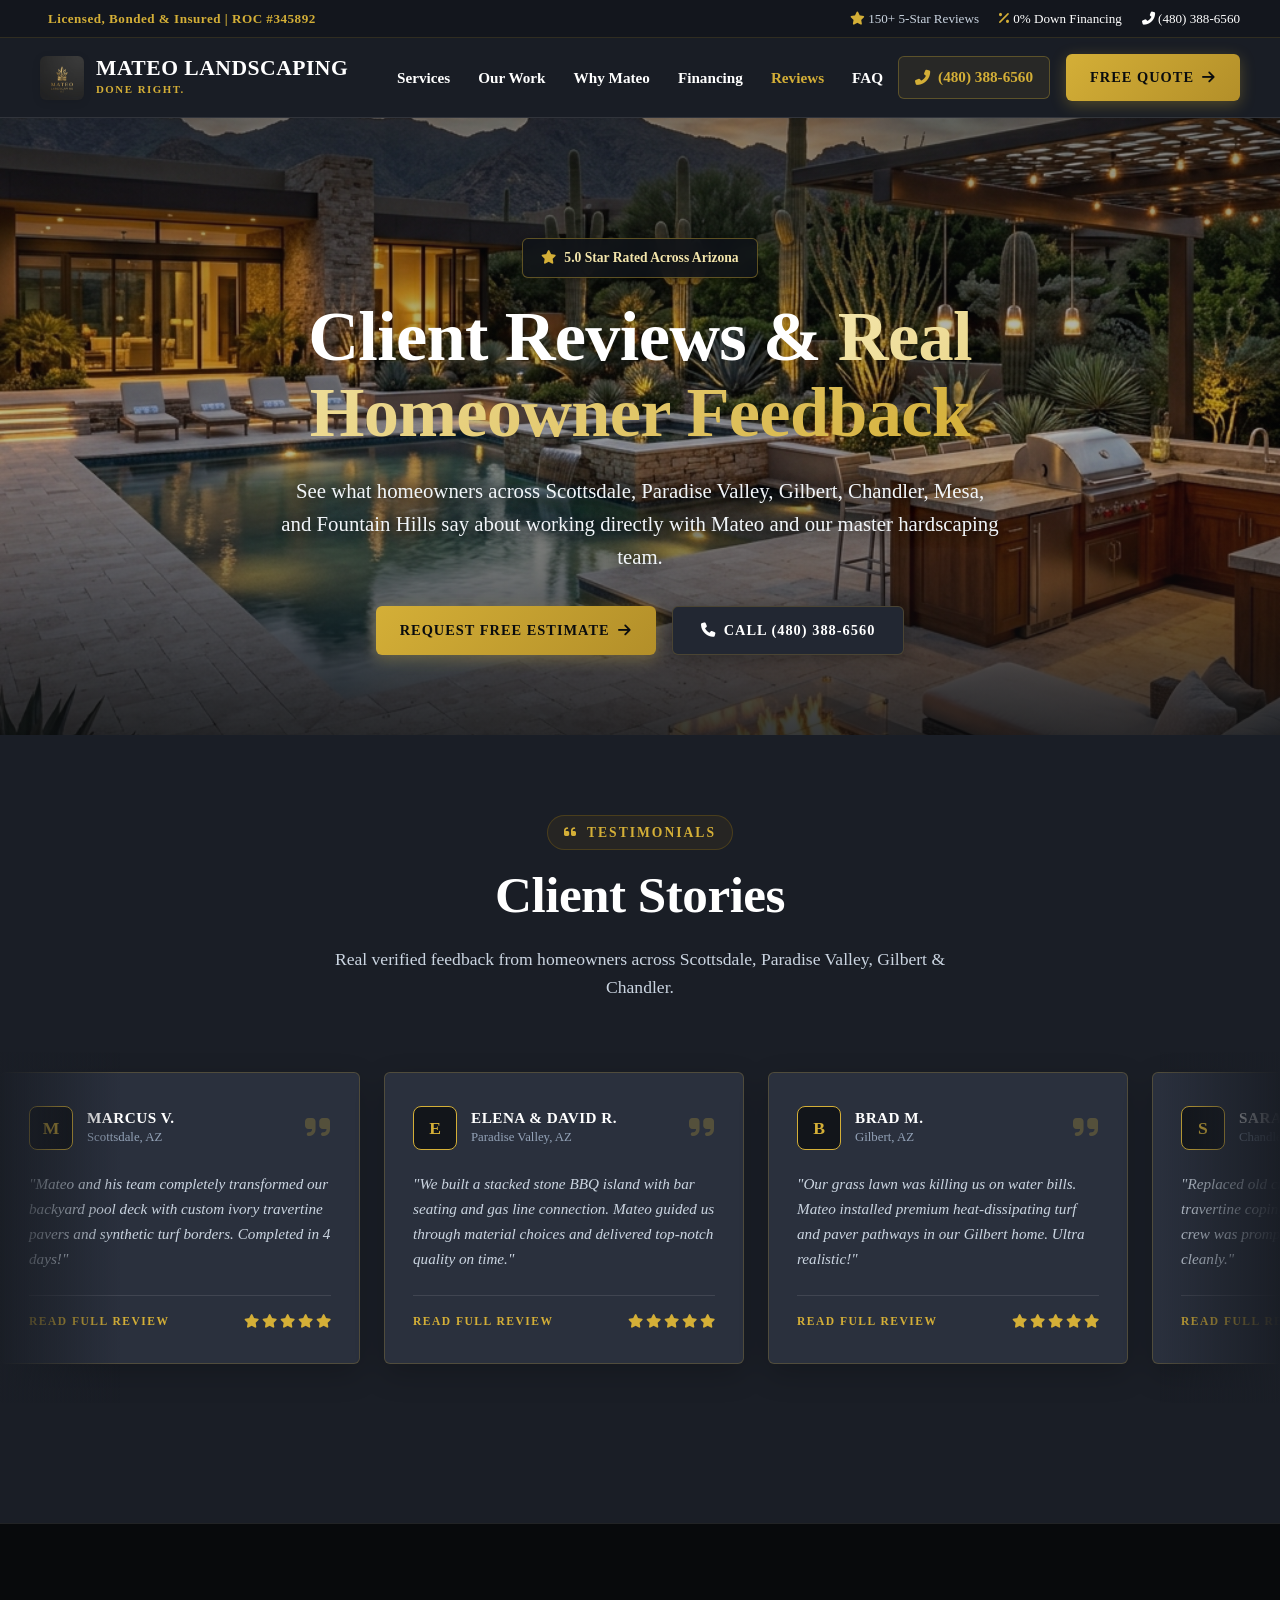
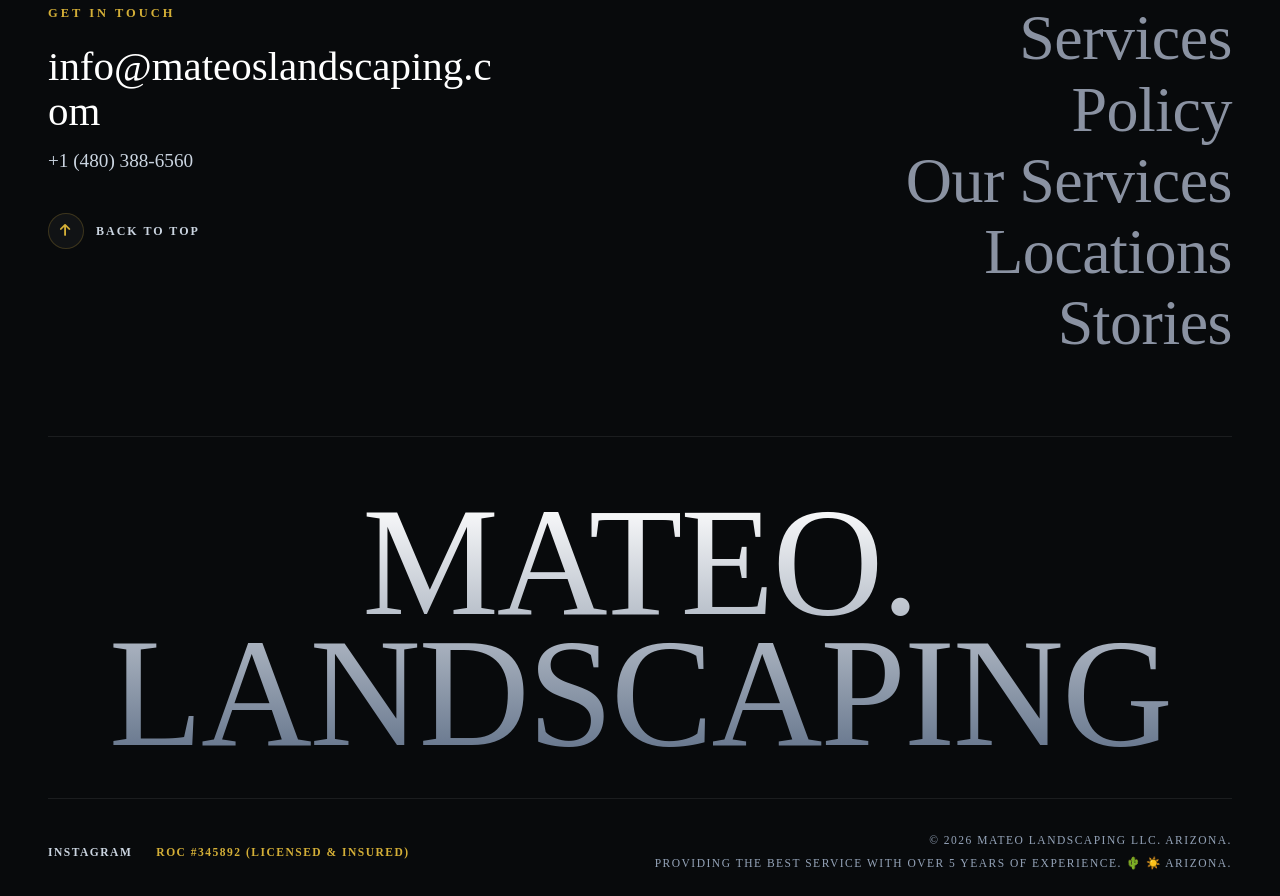
<file: reviews.html>
<!DOCTYPE html>
<html lang="en">

<head>
  <meta charset="UTF-8">
  <meta name="viewport" content="width=device-width, initial-scale=1.0">
  <title>Customer Reviews & Testimonials | Mateo Landscaping LLC (ROC #345892)</title>
  <meta name="description" content="Read 150+ 5-star homeowner reviews for Mateo Landscaping LLC across Scottsdale, Paradise Valley, Gilbert, Chandler & Arizona. Call (480) 388-6560.">

  <!-- FontAwesome Icons -->
  <link rel="stylesheet" href="https://cdnjs.cloudflare.com/ajax/libs/font-awesome/6.4.0/css/all.min.css">

  <!-- Stylesheets -->
  <link rel="stylesheet" href="css/styles.css">
</head>

<body>

  <!-- TOP LICENSE & TRUST BAR -->
  <div class="top-trust-bar">
    <div class="container top-trust-container">
      <div class="trust-license-badge">
        <i class="fas fa-shield-check"></i> Licensed, Bonded & Insured | ROC #345892
      </div>
      <div class="trust-quick-links">
        <span><i class="fas fa-star" style="color: var(--gold-primary);"></i> 150+ 5-Star Reviews</span>
        <a href="financing.html"><i class="fas fa-percent" style="color: var(--gold-primary);"></i> 0% Down Financing</a>
        <a href="tel:4803886560"><i class="fas fa-phone-alt"></i> (480) 388-6560</a>
      </div>
    </div>
  </div>

  <!-- NAVBAR -->
  <nav class="navbar">
    <div class="container nav-container">
      <a href="index.html" class="brand-logo">
        <img src="images/logo.png" alt="Mateo Landscaping LLC Logo">
        <div class="brand-text">
          <span class="brand-name">MATEO LANDSCAPING</span>
          <span class="brand-tagline">Done Right.</span>
        </div>
      </a>

      <ul class="nav-links">
        <li><a href="index.html#services">Services</a></li>
        <li><a href="index.html#work">Our Work</a></li>
        <li><a href="index.html#why-us">Why Mateo</a></li>
        <li><a href="financing.html">Financing</a></li>
        <li><a href="reviews.html" style="color: var(--gold-primary); font-weight: 700;">Reviews</a></li>
        <li><a href="index.html#faq">FAQ</a></li>
      </ul>

      <div class="nav-actions">
        <a href="tel:4803886560" class="phone-link">
          <i class="fas fa-phone-alt"></i> (480) 388-6560
        </a>
        <a href="index.html#lead-form" class="btn-primary">Free Quote <i class="fas fa-arrow-right"></i></a>
      </div>

      <button class="mobile-toggle" aria-label="Toggle Menu">
        <i class="fas fa-bars"></i>
      </button>
    </div>
  </nav>

  <!-- REVIEWS HERO -->
  <section class="hero" style="min-height: auto; padding: 120px 0 80px 0;">
    <div class="hero-overlay"></div>
    <div class="container">
      <div class="hero-content" style="max-width: 850px; text-align: center; margin: 0 auto;">
        <div class="hero-badge" style="margin: 0 auto 20px auto;">
          <i class="fas fa-star" style="color: var(--gold-primary);"></i> 5.0 Star Rated Across Arizona
        </div>
        <h1>Client Reviews & <span class="text-gold">Real Homeowner Feedback</span></h1>
        <p class="hero-desc" style="margin: 0 auto 32px auto;">
          See what homeowners across Scottsdale, Paradise Valley, Gilbert, Chandler, Mesa, and Fountain Hills say about working directly with Mateo and our master hardscaping team.
        </p>

        <div style="display: flex; justify-content: center; gap: 16px; flex-wrap: wrap;">
          <a href="index.html#lead-form" class="btn-primary">Request Free Estimate <i class="fas fa-arrow-right"></i></a>
          <a href="tel:4803886560" class="btn-secondary"><i class="fas fa-phone"></i> Call (480) 388-6560</a>
        </div>
      </div>
    </div>
  </section>

  <!-- REVIEWS MARQUEE SLIDER SECTION -->
  <section class="reviews-slider-section" style="padding: 80px 0 120px 0; overflow: hidden; background: var(--bg-dark);">
    <div style="text-align: center; margin-bottom: 50px;">
      <span class="section-tag"><i class="fas fa-quote-left"></i> TESTIMONIALS</span>
      <h2 class="section-title">Client Stories</h2>
      <p class="section-subtitle">Real verified feedback from homeowners across Scottsdale, Paradise Valley, Gilbert & Chandler.</p>
    </div>

    <!-- Continuous Marquee Track Outer Container -->
    <div class="marquee-wrapper">
      <div class="marquee-track">
        
        <!-- CARD 1 -->
        <div class="review-slide-card">
          <div class="review-card-top">
            <div class="review-avatar">M</div>
            <div class="review-author-info">
              <h4>MARCUS V.</h4>
              <span>Scottsdale, AZ</span>
            </div>
            <div class="review-quote-mark"><i class="fas fa-quote-right"></i></div>
          </div>
          <p class="review-body-text">
            "Mateo and his team completely transformed our backyard pool deck with custom ivory travertine pavers and synthetic turf borders. Completed in 4 days!"
          </p>
          <div class="review-card-bottom">
            <span class="read-full-lbl">READ FULL REVIEW</span>
            <div class="review-stars">
              <i class="fas fa-star"></i><i class="fas fa-star"></i><i class="fas fa-star"></i><i class="fas fa-star"></i><i class="fas fa-star"></i>
            </div>
          </div>
        </div>

        <!-- CARD 2 -->
        <div class="review-slide-card">
          <div class="review-card-top">
            <div class="review-avatar">E</div>
            <div class="review-author-info">
              <h4>ELENA & DAVID R.</h4>
              <span>Paradise Valley, AZ</span>
            </div>
            <div class="review-quote-mark"><i class="fas fa-quote-right"></i></div>
          </div>
          <p class="review-body-text">
            "We built a stacked stone BBQ island with bar seating and gas line connection. Mateo guided us through material choices and delivered top-notch quality on time."
          </p>
          <div class="review-card-bottom">
            <span class="read-full-lbl">READ FULL REVIEW</span>
            <div class="review-stars">
              <i class="fas fa-star"></i><i class="fas fa-star"></i><i class="fas fa-star"></i><i class="fas fa-star"></i><i class="fas fa-star"></i>
            </div>
          </div>
        </div>

        <!-- CARD 3 -->
        <div class="review-slide-card">
          <div class="review-card-top">
            <div class="review-avatar">B</div>
            <div class="review-author-info">
              <h4>BRAD M.</h4>
              <span>Gilbert, AZ</span>
            </div>
            <div class="review-quote-mark"><i class="fas fa-quote-right"></i></div>
          </div>
          <p class="review-body-text">
            "Our grass lawn was killing us on water bills. Mateo installed premium heat-dissipating turf and paver pathways in our Gilbert home. Ultra realistic!"
          </p>
          <div class="review-card-bottom">
            <span class="read-full-lbl">READ FULL REVIEW</span>
            <div class="review-stars">
              <i class="fas fa-star"></i><i class="fas fa-star"></i><i class="fas fa-star"></i><i class="fas fa-star"></i><i class="fas fa-star"></i>
            </div>
          </div>
        </div>

        <!-- CARD 4 -->
        <div class="review-slide-card">
          <div class="review-card-top">
            <div class="review-avatar">S</div>
            <div class="review-author-info">
              <h4>SARAH K.</h4>
              <span>Chandler, AZ</span>
            </div>
            <div class="review-quote-mark"><i class="fas fa-quote-right"></i></div>
          </div>
          <p class="review-body-text">
            "Replaced old cracked concrete with beautiful travertine coping tile around our pool. Mateo's crew was prompt, respectful, and completed cleanly."
          </p>
          <div class="review-card-bottom">
            <span class="read-full-lbl">READ FULL REVIEW</span>
            <div class="review-stars">
              <i class="fas fa-star"></i><i class="fas fa-star"></i><i class="fas fa-star"></i><i class="fas fa-star"></i><i class="fas fa-star"></i>
            </div>
          </div>
        </div>

        <!-- CARD 5 -->
        <div class="review-slide-card">
          <div class="review-card-top">
            <div class="review-avatar">T</div>
            <div class="review-author-info">
              <h4>TOM H.</h4>
              <span>Fountain Hills, AZ</span>
            </div>
            <div class="review-quote-mark"><i class="fas fa-quote-right"></i></div>
          </div>
          <p class="review-body-text">
            "Custom gas fire pit with stone seating walls and low-voltage LED landscape lights. Transformed our evening patio experience. Mateo stands behind his work 100%."
          </p>
          <div class="review-card-bottom">
            <span class="read-full-lbl">READ FULL REVIEW</span>
            <div class="review-stars">
              <i class="fas fa-star"></i><i class="fas fa-star"></i><i class="fas fa-star"></i><i class="fas fa-star"></i><i class="fas fa-star"></i>
            </div>
          </div>
        </div>

        <!-- CARD 6 -->
        <div class="review-slide-card">
          <div class="review-card-top">
            <div class="review-avatar">J</div>
            <div class="review-author-info">
              <h4>JENNIFER S.</h4>
              <span>Arcadia, AZ</span>
            </div>
            <div class="review-quote-mark"><i class="fas fa-quote-right"></i></div>
          </div>
          <p class="review-body-text">
            "Used their 0% down financing option to build a complete outdoor patio and turf playground for our kids in Arcadia. Super smooth process!"
          </p>
          <div class="review-card-bottom">
            <span class="read-full-lbl">READ FULL REVIEW</span>
            <div class="review-stars">
              <i class="fas fa-star"></i><i class="fas fa-star"></i><i class="fas fa-star"></i><i class="fas fa-star"></i><i class="fas fa-star"></i>
            </div>
          </div>
        </div>

        <!-- DUPLICATED SET FOR INFINITE SEAMLESS LOOPING -->
        <div class="review-slide-card">
          <div class="review-card-top">
            <div class="review-avatar">M</div>
            <div class="review-author-info">
              <h4>MARCUS V.</h4>
              <span>Scottsdale, AZ</span>
            </div>
            <div class="review-quote-mark"><i class="fas fa-quote-right"></i></div>
          </div>
          <p class="review-body-text">
            "Mateo and his team completely transformed our backyard pool deck with custom ivory travertine pavers and synthetic turf borders. Completed in 4 days!"
          </p>
          <div class="review-card-bottom">
            <span class="read-full-lbl">READ FULL REVIEW</span>
            <div class="review-stars">
              <i class="fas fa-star"></i><i class="fas fa-star"></i><i class="fas fa-star"></i><i class="fas fa-star"></i><i class="fas fa-star"></i>
            </div>
          </div>
        </div>

        <div class="review-slide-card">
          <div class="review-card-top">
            <div class="review-avatar">E</div>
            <div class="review-author-info">
              <h4>ELENA & DAVID R.</h4>
              <span>Paradise Valley, AZ</span>
            </div>
            <div class="review-quote-mark"><i class="fas fa-quote-right"></i></div>
          </div>
          <p class="review-body-text">
            "We built a stacked stone BBQ island with bar seating and gas line connection. Mateo guided us through material choices and delivered top-notch quality on time."
          </p>
          <div class="review-card-bottom">
            <span class="read-full-lbl">READ FULL REVIEW</span>
            <div class="review-stars">
              <i class="fas fa-star"></i><i class="fas fa-star"></i><i class="fas fa-star"></i><i class="fas fa-star"></i><i class="fas fa-star"></i>
            </div>
          </div>
        </div>

        <div class="review-slide-card">
          <div class="review-card-top">
            <div class="review-avatar">B</div>
            <div class="review-author-info">
              <h4>BRAD M.</h4>
              <span>Gilbert, AZ</span>
            </div>
            <div class="review-quote-mark"><i class="fas fa-quote-right"></i></div>
          </div>
          <p class="review-body-text">
            "Our grass lawn was killing us on water bills. Mateo installed premium heat-dissipating turf and paver pathways in our Gilbert home. Ultra realistic!"
          </p>
          <div class="review-card-bottom">
            <span class="read-full-lbl">READ FULL REVIEW</span>
            <div class="review-stars">
              <i class="fas fa-star"></i><i class="fas fa-star"></i><i class="fas fa-star"></i><i class="fas fa-star"></i><i class="fas fa-star"></i>
            </div>
          </div>
        </div>

        <div class="review-slide-card">
          <div class="review-card-top">
            <div class="review-avatar">S</div>
            <div class="review-author-info">
              <h4>SARAH K.</h4>
              <span>Chandler, AZ</span>
            </div>
            <div class="review-quote-mark"><i class="fas fa-quote-right"></i></div>
          </div>
          <p class="review-body-text">
            "Replaced old cracked concrete with beautiful travertine coping tile around our pool. Mateo's crew was prompt, respectful, and completed cleanly."
          </p>
          <div class="review-card-bottom">
            <span class="read-full-lbl">READ FULL REVIEW</span>
            <div class="review-stars">
              <i class="fas fa-star"></i><i class="fas fa-star"></i><i class="fas fa-star"></i><i class="fas fa-star"></i><i class="fas fa-star"></i>
            </div>
          </div>
        </div>

        <div class="review-slide-card">
          <div class="review-card-top">
            <div class="review-avatar">T</div>
            <div class="review-author-info">
              <h4>TOM H.</h4>
              <span>Fountain Hills, AZ</span>
            </div>
            <div class="review-quote-mark"><i class="fas fa-quote-right"></i></div>
          </div>
          <p class="review-body-text">
            "Custom gas fire pit with stone seating walls and low-voltage LED landscape lights. Transformed our evening patio experience. Mateo stands behind his work 100%."
          </p>
          <div class="review-card-bottom">
            <span class="read-full-lbl">READ FULL REVIEW</span>
            <div class="review-stars">
              <i class="fas fa-star"></i><i class="fas fa-star"></i><i class="fas fa-star"></i><i class="fas fa-star"></i><i class="fas fa-star"></i>
            </div>
          </div>
        </div>

        <div class="review-slide-card">
          <div class="review-card-top">
            <div class="review-avatar">J</div>
            <div class="review-author-info">
              <h4>JENNIFER S.</h4>
              <span>Arcadia, AZ</span>
            </div>
            <div class="review-quote-mark"><i class="fas fa-quote-right"></i></div>
          </div>
          <p class="review-body-text">
            "Used their 0% down financing option to build a complete outdoor patio and turf playground for our kids in Arcadia. Super smooth process!"
          </p>
          <div class="review-card-bottom">
            <span class="read-full-lbl">READ FULL REVIEW</span>
            <div class="review-stars">
              <i class="fas fa-star"></i><i class="fas fa-star"></i><i class="fas fa-star"></i><i class="fas fa-star"></i><i class="fas fa-star"></i>
            </div>
          </div>
        </div>

      </div>
    </div>
  </section>

  <!-- EDITORIAL LUXURY FOOTER (MATCHING USER REFERENCE DESIGN) -->
  <footer class="footer-editorial">
    <div class="container-editorial">
      <!-- Top Row: Get in Touch & Giant Serif Links Stack -->
      <div class="footer-top-row">
        <!-- Left: Get In Touch -->
        <div class="footer-touch-col">
          <span class="footer-label">GET IN TOUCH</span>
          <a href="mailto:info@mateoslandscaping.com" class="footer-email-link">info@mateoslandscaping.com</a>
          <a href="tel:4803886560" class="footer-phone-link">+1 (480) 388-6560</a>

          <button id="backToTopBtn" class="back-to-top-btn" aria-label="Back to Top">
            <span class="btn-arrow-circle"><i class="fas fa-arrow-up"></i></span>
            <span class="btn-text-lbl">BACK TO TOP</span>
          </button>
        </div>

        <!-- Right: Giant Serif Editorial Links Stack -->
        <div class="footer-serif-links">
          <a href="index.html#services">Services</a>
          <a href="privacy.html">Policy</a>
          <a href="index.html#services">Our Services</a>
          <a href="index.html#map">Locations</a>
          <a href="reviews.html">Stories</a>
        </div>
      </div>

      <!-- Center: Monumental Giant Typography -->
      <div class="footer-monumental-wrap">
        <h1 class="footer-monumental-text">
          <span>MATEO.</span>
          <span>LANDSCAPING</span>
        </h1>
      </div>

      <!-- Bottom Bar -->
      <div class="footer-editorial-bottom">
        <div class="footer-social-links">
          <a href="https://www.instagram.com/mateos_landscaping_llc/" target="_blank" rel="noopener">INSTAGRAM</a>
          <span class="footer-roc-tag">ROC #345892 (LICENSED & INSURED)</span>
        </div>

        <div class="footer-copy-info">
          <p>&copy; 2026 MATEO LANDSCAPING LLC. ARIZONA.</p>
          <p>PROVIDING THE BEST SERVICE WITH OVER 5 YEARS OF EXPERIENCE. 🌵 ☀️ ARIZONA.</p>
        </div>
      </div>
    </div>
  </footer>

  <script src="js/main.js"></script>
</body>
</html>
</file>
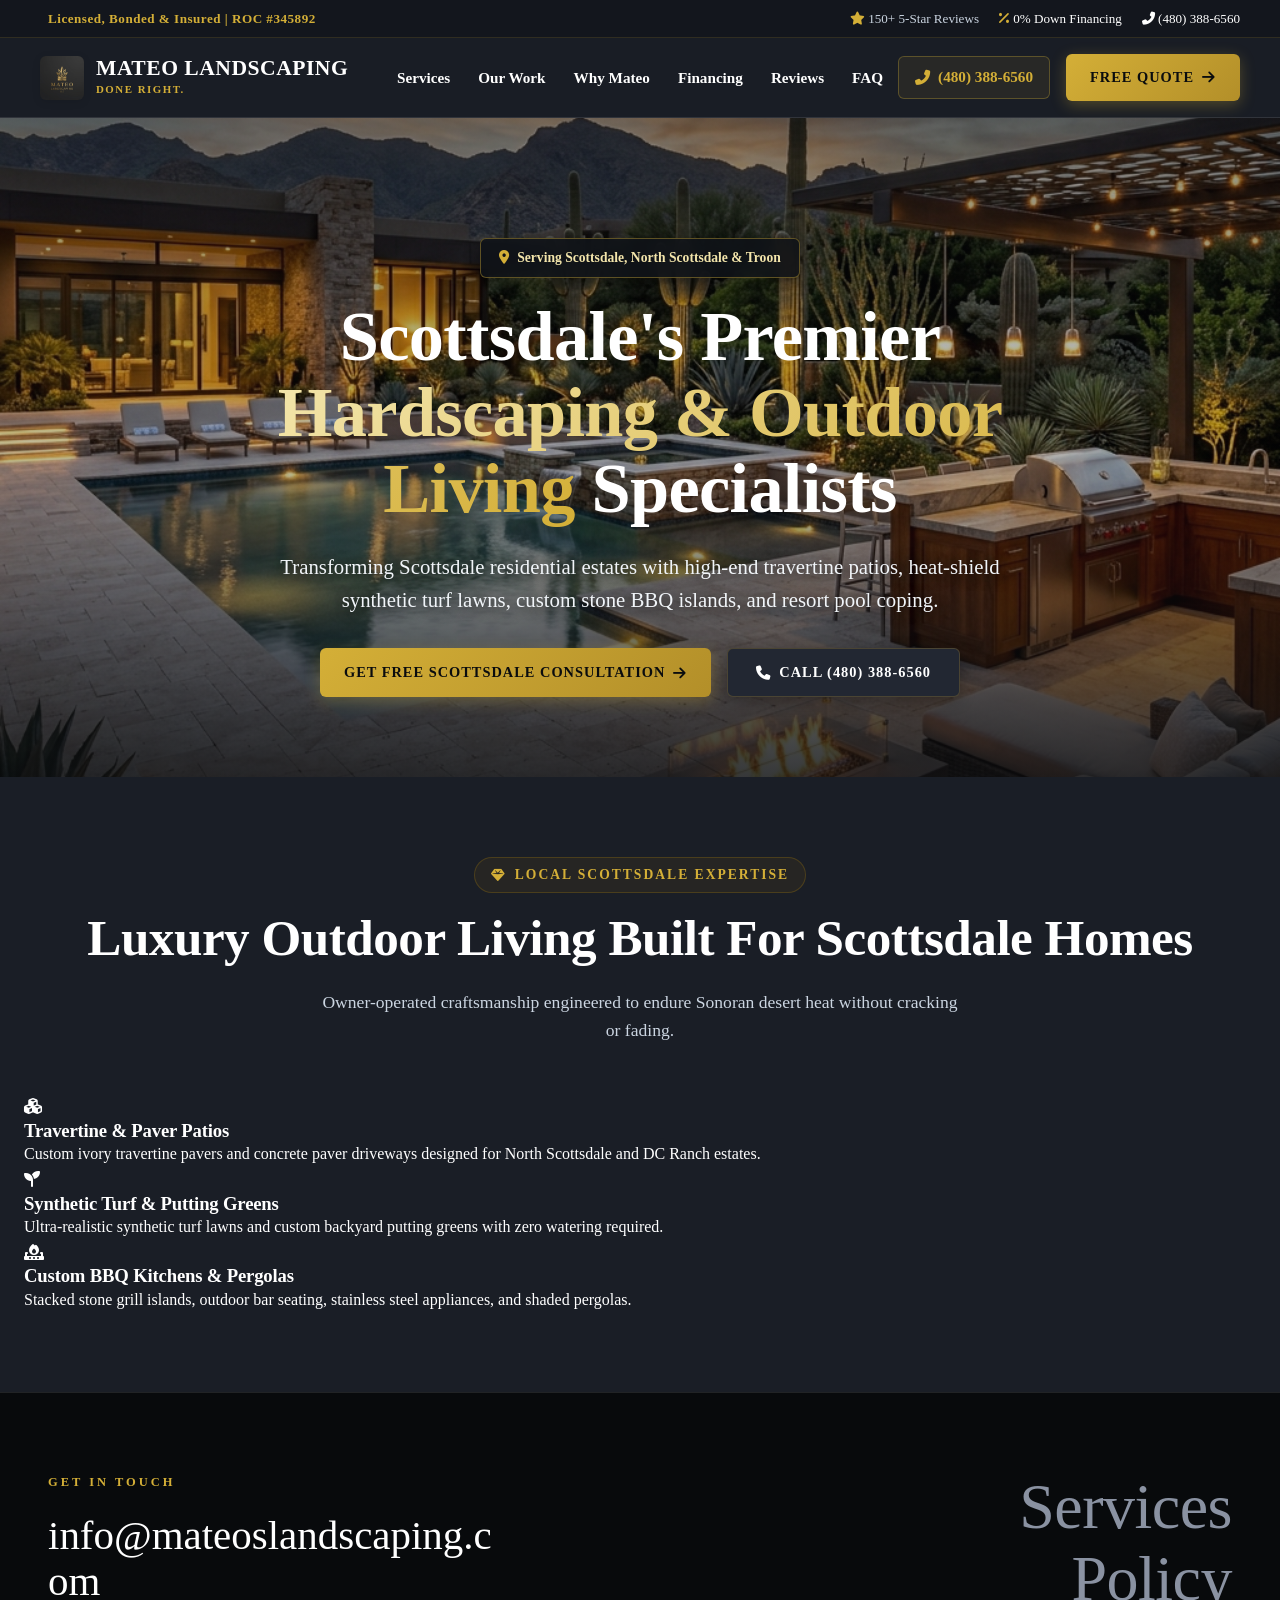
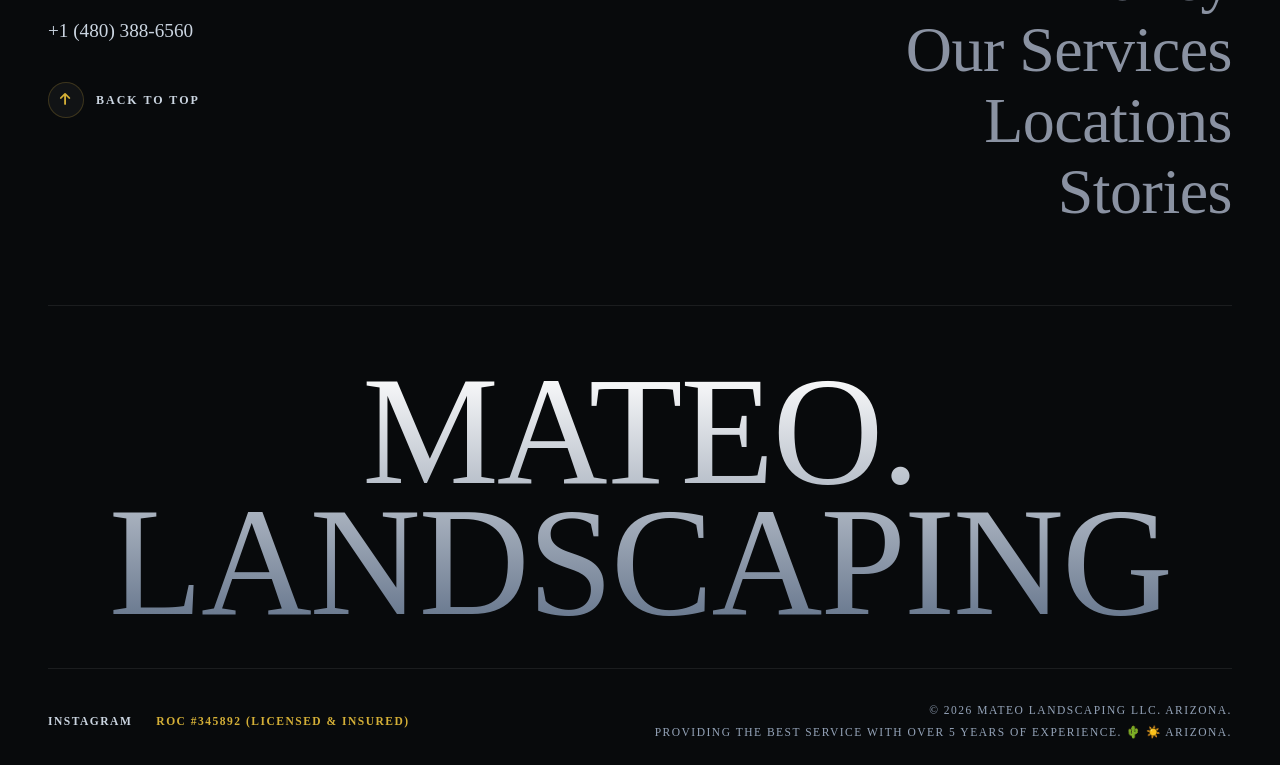
<file: scottsdale.html>
<!DOCTYPE html>
<html lang="en">

<head>
  <meta charset="UTF-8">
  <meta name="viewport" content="width=device-width, initial-scale=1.0">
  <title>Scottsdale Hardscaping, Travertine & Turf | Mateo Landscaping LLC (ROC #345892)</title>
  <meta name="description" content="Premier hardscaping specialists in Scottsdale, AZ. Custom travertine pavers, artificial turf, pool coping tile, barbecue kitchens & lighting. Call (480) 388-6560.">

  <!-- FontAwesome Icons -->
  <link rel="stylesheet" href="https://cdnjs.cloudflare.com/ajax/libs/font-awesome/6.4.0/css/all.min.css">

  <!-- Stylesheets -->
  <link rel="stylesheet" href="css/styles.css">
</head>

<body>

  <!-- TOP LICENSE & TRUST BAR -->
  <div class="top-trust-bar">
    <div class="container top-trust-container">
      <div class="trust-license-badge">
        <i class="fas fa-shield-check"></i> Licensed, Bonded & Insured | ROC #345892
      </div>
      <div class="trust-quick-links">
        <span><i class="fas fa-star" style="color: var(--gold-primary);"></i> 150+ 5-Star Reviews</span>
        <a href="financing.html"><i class="fas fa-percent" style="color: var(--gold-primary);"></i> 0% Down Financing</a>
        <a href="tel:4803886560"><i class="fas fa-phone-alt"></i> (480) 388-6560</a>
      </div>
    </div>
  </div>

  <!-- NAVBAR -->
  <nav class="navbar">
    <div class="container nav-container">
      <a href="index.html" class="brand-logo">
        <img src="images/logo.png" alt="Mateo Landscaping LLC Logo">
        <div class="brand-text">
          <span class="brand-name">MATEO LANDSCAPING</span>
          <span class="brand-tagline">Done Right.</span>
        </div>
      </a>

      <ul class="nav-links">
        <li><a href="index.html#services">Services</a></li>
        <li><a href="index.html#work">Our Work</a></li>
        <li><a href="index.html#why-us">Why Mateo</a></li>
        <li><a href="financing.html">Financing</a></li>
        <li><a href="reviews.html">Reviews</a></li>
        <li><a href="index.html#faq">FAQ</a></li>
      </ul>

      <div class="nav-actions">
        <a href="tel:4803886560" class="phone-link">
          <i class="fas fa-phone-alt"></i> (480) 388-6560
        </a>
        <a href="index.html#lead-form" class="btn-primary">Free Quote <i class="fas fa-arrow-right"></i></a>
      </div>

      <button class="mobile-toggle" aria-label="Toggle Menu">
        <i class="fas fa-bars"></i>
      </button>
    </div>
  </nav>

  <!-- CITY HERO -->
  <section class="hero" style="min-height: auto; padding: 120px 0 80px 0;">
    <div class="hero-overlay"></div>
    <div class="container">
      <div class="hero-content" style="max-width: 850px; text-align: center; margin: 0 auto;">
        <div class="hero-badge" style="margin: 0 auto 20px auto;">
          <i class="fas fa-location-dot"></i> Serving Scottsdale, North Scottsdale & Troon
        </div>
        <h1>Scottsdale's Premier <span class="text-gold">Hardscaping & Outdoor Living</span> Specialists</h1>
        <p class="hero-desc" style="margin: 0 auto 32px auto;">
          Transforming Scottsdale residential estates with high-end travertine patios, heat-shield synthetic turf lawns, custom stone BBQ islands, and resort pool coping.
        </p>

        <div style="display: flex; justify-content: center; gap: 16px; flex-wrap: wrap;">
          <a href="index.html#lead-form" class="btn-primary">Get Free Scottsdale Consultation <i class="fas fa-arrow-right"></i></a>
          <a href="tel:4803886560" class="btn-secondary"><i class="fas fa-phone"></i> Call (480) 388-6560</a>
        </div>
      </div>
    </div>
  </section>

  <!-- SCOTTSDALE SERVICES HIGHLIGHT -->
  <section class="why-section" style="padding: 80px 0;">
    <div class="container">
      <div style="text-align: center; margin-bottom: 50px;">
        <span class="section-tag"><i class="fas fa-gem"></i> Local Scottsdale Expertise</span>
        <h2 class="section-title">Luxury Outdoor Living Built For Scottsdale Homes</h2>
        <p class="section-subtitle">Owner-operated craftsmanship engineered to endure Sonoran desert heat without cracking or fading.</p>
      </div>

      <div class="services-grid">
        <div class="service-card">
          <div class="service-icon-box"><i class="fas fa-cubes"></i></div>
          <h3>Travertine & Paver Patios</h3>
          <p>Custom ivory travertine pavers and concrete paver driveways designed for North Scottsdale and DC Ranch estates.</p>
        </div>

        <div class="service-card">
          <div class="service-icon-box"><i class="fas fa-seedling"></i></div>
          <h3>Synthetic Turf & Putting Greens</h3>
          <p>Ultra-realistic synthetic turf lawns and custom backyard putting greens with zero watering required.</p>
        </div>

        <div class="service-card">
          <div class="service-icon-box"><i class="fas fa-fire-burner"></i></div>
          <h3>Custom BBQ Kitchens & Pergolas</h3>
          <p>Stacked stone grill islands, outdoor bar seating, stainless steel appliances, and shaded pergolas.</p>
        </div>
      </div>
    </div>
  </section>

  <!-- EDITORIAL LUXURY FOOTER (MATCHING USER REFERENCE DESIGN) -->
  <footer class="footer-editorial">
    <div class="container-editorial">
      <!-- Top Row: Get in Touch & Giant Serif Links Stack -->
      <div class="footer-top-row">
        <!-- Left: Get In Touch -->
        <div class="footer-touch-col">
          <span class="footer-label">GET IN TOUCH</span>
          <a href="mailto:info@mateoslandscaping.com" class="footer-email-link">info@mateoslandscaping.com</a>
          <a href="tel:4803886560" class="footer-phone-link">+1 (480) 388-6560</a>

          <button id="backToTopBtn" class="back-to-top-btn" aria-label="Back to Top">
            <span class="btn-arrow-circle"><i class="fas fa-arrow-up"></i></span>
            <span class="btn-text-lbl">BACK TO TOP</span>
          </button>
        </div>

        <!-- Right: Giant Serif Editorial Links Stack -->
        <div class="footer-serif-links">
          <a href="index.html#services">Services</a>
          <a href="privacy.html">Policy</a>
          <a href="index.html#services">Our Services</a>
          <a href="index.html#map">Locations</a>
          <a href="reviews.html">Stories</a>
        </div>
      </div>

      <!-- Center: Monumental Giant Typography -->
      <div class="footer-monumental-wrap">
        <h1 class="footer-monumental-text">
          <span>MATEO.</span>
          <span>LANDSCAPING</span>
        </h1>
      </div>

      <!-- Bottom Bar -->
      <div class="footer-editorial-bottom">
        <div class="footer-social-links">
          <a href="https://www.instagram.com/mateos_landscaping_llc/" target="_blank" rel="noopener">INSTAGRAM</a>
          <span class="footer-roc-tag">ROC #345892 (LICENSED & INSURED)</span>
        </div>

        <div class="footer-copy-info">
          <p>&copy; 2026 MATEO LANDSCAPING LLC. ARIZONA.</p>
          <p>PROVIDING THE BEST SERVICE WITH OVER 5 YEARS OF EXPERIENCE. 🌵 ☀️ ARIZONA.</p>
        </div>
      </div>
    </div>
  </footer>

  <script src="js/main.js"></script>
</body>
</html>
</file>
<file: css/styles.css>
/* -------------------------------------------------------------------
   MATEO LANDSCAPING LLC - LUXURY LIGHT THEME & 3D ANIMATION SYSTEM
   ------------------------------------------------------------------- */

@import url('https://fonts.googleapis.com/css2?family=Cormorant+Garamond:ital,wght@0,400;0,500;0,600;0,700;1,400&family=Outfit:wght@300;400;500;600;700&family=Plus+Jakarta+Sans:wght@300;400;500;600;700&display=swap');

:root {
  /* Color Palette - Premium Light-Dark Charcoal Slate & Metallic Gold */
  --bg-dark: #1A1E26;
  /* Rich charcoal slate page background */
  --bg-darker: #13161D;
  /* Contrast charcoal background */
  --bg-surface: #222732;
  /* Elevated charcoal surface background */
  --bg-card: #2A303D;
  /* Luxury slate card surface */
  --bg-card-hover: #333B4B;
  /* Slate card hover surface */

  --gold-primary: #D4AF37;
  /* Rich metallic champagne gold */
  --gold-light: #F3E5AB;
  /* Light champagne gold text accent */
  --gold-muted: #B38F29;
  /* Muted gold tint */
  --sand-tone: #C5A059;
  /* Warm bronze gold tone */
  --copper-tone: #A67C52;
  /* Copper accent */

  --text-main: #FFFFFF;
  /* Crisp bright white text */
  --text-muted: #CBD5E1;
  /* Soft readable slate-light body text */
  --text-dim: #94A3B8;
  /* Clear muted text */

  --border-color: rgba(212, 175, 55, 0.22);
  --border-subtle: rgba(255, 255, 255, 0.1);
  --shadow-card: 0 10px 30px rgba(0, 0, 0, 0.25);
  --shadow-hover: 0 20px 40px rgba(0, 0, 0, 0.35);

  --font-heading: 'Times New Roman', Times, serif;
  --font-body: 'Times New Roman', Times, serif;
  --font-accent: 'Times New Roman', Times, serif;

  --transition: all 0.35s cubic-bezier(0.16, 1, 0.3, 1);
  --radius-sm: 4px;
  --radius-md: 6px;
  --radius-lg: 8px;
}

*,
*::before,
*::after {
  box-sizing: border-box;
  margin: 0;
  padding: 0;
}

html {
  scroll-behavior: smooth;
  font-size: 16px;
}

body {
  background-color: var(--bg-dark);
  color: var(--text-main);
  font-family: var(--font-body);
  line-height: 1.6;
  overflow-x: hidden;
  -webkit-font-smoothing: antialiased;
  opacity: 0;
  transform: translateY(6px);
  animation: pageEntrance 0.45s cubic-bezier(0.16, 1, 0.3, 1) forwards;
}

@keyframes pageEntrance {
  from {
    opacity: 0;
    transform: translateY(6px);
  }

  to {
    opacity: 1;
    transform: translateY(0);
  }
}

/* Smooth Page Exit Animation */
body.page-exiting {
  opacity: 0 !important;
  transform: translateY(-6px) !important;
  transition: opacity 0.3s cubic-bezier(0.16, 1, 0.3, 1), transform 0.3s cubic-bezier(0.16, 1, 0.3, 1) !important;
}

/* ===================================================================
   SCROLL-REVEAL ANIMATION UTILITIES
   Used by IntersectionObserver in main.js
   =================================================================== */

/* Base hidden states */
.reveal {
  opacity: 0;
  transform: translateY(36px);
  transition: opacity 0.7s cubic-bezier(0.16, 1, 0.3, 1),
              transform 0.7s cubic-bezier(0.16, 1, 0.3, 1);
}

.reveal-left {
  opacity: 0;
  transform: translateX(-36px);
  transition: opacity 0.7s cubic-bezier(0.16, 1, 0.3, 1),
              transform 0.7s cubic-bezier(0.16, 1, 0.3, 1);
}

.reveal-scale {
  opacity: 0;
  transform: scale(0.92) translateY(20px);
  transition: opacity 0.7s cubic-bezier(0.16, 1, 0.3, 1),
              transform 0.7s cubic-bezier(0.16, 1, 0.3, 1);
}

/* Visible state (added by IntersectionObserver) */
.reveal.is-visible,
.reveal-left.is-visible,
.reveal-scale.is-visible {
  opacity: 1;
  transform: none;
}

/* Stagger delay helpers */
.delay-100 { transition-delay: 0.1s; }
.delay-200 { transition-delay: 0.2s; }
.delay-300 { transition-delay: 0.3s; }
.delay-400 { transition-delay: 0.4s; }
.delay-500 { transition-delay: 0.5s; }
.delay-600 { transition-delay: 0.6s; }

/* Respect user preference for reduced motion */
@media (prefers-reduced-motion: reduce) {
  .reveal,
  .reveal-left,
  .reveal-scale {
    opacity: 1;
    transform: none;
    transition: none;
  }
}

/* Custom Scrollbar */
::-webkit-scrollbar {
  width: 8px;
}

::-webkit-scrollbar-track {
  background: var(--bg-darker);
}

::-webkit-scrollbar-thumb {
  background: var(--gold-muted);
  border-radius: 4px;
}

::-webkit-scrollbar-thumb:hover {
  background: var(--gold-primary);
}

/* Typography Helpers */
h1,
h2,
h3,
h4,
h5,
h6 {
  font-family: var(--font-heading);
  font-weight: 600;
  line-height: 1.15;
  color: #FFFFFF;
  letter-spacing: -0.01em;
}

.text-gold {
  color: var(--gold-primary);
  background: linear-gradient(135deg, #F3E5AB 0%, var(--gold-primary) 100%);
  -webkit-background-clip: text;
  -webkit-text-fill-color: transparent;
}

.section-tag {
  display: inline-flex;
  align-items: center;
  gap: 8px;
  font-family: var(--font-accent);
  font-size: 0.85rem;
  font-weight: 600;
  text-transform: uppercase;
  letter-spacing: 2px;
  color: var(--gold-primary);
  background: rgba(184, 134, 11, 0.08);
  border: 1px solid rgba(184, 134, 11, 0.25);
  padding: 6px 16px;
  border-radius: 100px;
  margin-bottom: 16px;
}

.section-title {
  font-size: clamp(2.2rem, 4vw, 3.5rem);
  margin-bottom: 20px;
  color: #FFFFFF;
}

.section-subtitle {
  color: var(--text-muted);
  font-size: 1.1rem;
  max-width: 650px;
  margin: 0 auto 40px auto;
}

/* Container */
.container {
  max-width: 1280px;
  margin: 0 auto;
  padding: 0 24px;
}

/* Top License & Trust Bar */
.top-trust-bar {
  background: #13161D;
  border-bottom: 1px solid rgba(212, 175, 55, 0.15);
  color: var(--text-muted);
  font-size: 0.82rem;
  padding: 8px 0;
  position: relative;
  z-index: 1001;
}

.top-trust-container {
  max-width: 100% !important;
  padding: 0 40px;
  display: flex;
  align-items: center;
  justify-content: space-between;
  gap: 16px;
}

.trust-license-badge {
  display: flex;
  align-items: center;
  gap: 8px;
  color: var(--gold-primary);
  font-weight: 600;
  font-family: var(--font-accent);
  letter-spacing: 0.5px;
}

.trust-quick-links {
  display: flex;
  align-items: center;
  gap: 20px;
}

.trust-quick-links a {
  color: var(--text-main);
  text-decoration: none;
  font-weight: 500;
  transition: var(--transition);
}

.trust-quick-links a:hover {
  color: var(--gold-primary);
}

/* Navbar */
.navbar {
  position: sticky;
  top: 0;
  left: 0;
  width: 100%;
  z-index: 1000;
  transition: var(--transition);
  padding: 16px 0;
  background: rgba(26, 30, 38, 0.94);
  backdrop-filter: blur(16px);
  -webkit-backdrop-filter: blur(16px);
  border-bottom: 1px solid var(--border-subtle);
}

.navbar.scrolled {
  background: rgba(26, 30, 38, 0.98);
  padding: 12px 0;
  box-shadow: 0 4px 20px rgba(0, 0, 0, 0.4);
}

.nav-container {
  max-width: 100% !important;
  padding: 0 40px;
  display: flex;
  align-items: center;
  justify-content: space-between;
  position: relative;
  width: 100%;
}

.brand-logo {
  display: flex;
  align-items: center;
  gap: 12px;
  text-decoration: none;
  flex-shrink: 1;
  min-width: 0;
}

.brand-logo img {
  height: 44px;
  width: auto;
  border-radius: 6px;
  box-shadow: 0 2px 8px rgba(0, 0, 0, 0.1);
  flex-shrink: 0;
}

.brand-text {
  display: flex;
  flex-direction: column;
  min-width: 0;
}

.brand-name {
  font-family: var(--font-heading);
  font-size: clamp(0.95rem, 3.8vw, 1.35rem);
  font-weight: 700;
  color: #FFFFFF;
  letter-spacing: 0.5px;
  line-height: 1.1;
  white-space: nowrap;
  overflow: hidden;
  text-overflow: ellipsis;
}

.brand-tagline {
  font-family: var(--font-accent);
  font-size: 0.68rem;
  color: var(--gold-primary);
  text-transform: uppercase;
  letter-spacing: 1.5px;
  font-weight: 600;
}

.nav-links {
  position: absolute;
  left: 50%;
  transform: translateX(-50%);
  display: flex;
  align-items: center;
  gap: 28px;
  list-style: none;
}

.nav-links a {
  color: var(--text-main);
  text-decoration: none;
  font-size: 0.95rem;
  font-weight: 600;
  transition: var(--transition);
  position: relative;
  white-space: nowrap;
}

.nav-links a::after {
  content: '';
  position: absolute;
  bottom: -4px;
  left: 0;
  width: 0;
  height: 2px;
  background: var(--gold-primary);
  transition: var(--transition);
}

.nav-links a:hover {
  color: var(--gold-primary);
}

.nav-links a:hover::after {
  width: 100%;
}

.nav-actions {
  display: flex;
  align-items: center;
  gap: 16px;
  flex-shrink: 0;
  margin-left: auto;
}

.phone-link {
  display: flex;
  align-items: center;
  gap: 8px;
  color: var(--gold-primary);
  text-decoration: none;
  font-weight: 700;
  font-size: 0.95rem;
  padding: 8px 16px;
  border-radius: 6px;
  border: 1px solid rgba(212, 175, 55, 0.3);
  background: rgba(212, 175, 55, 0.08);
  transition: var(--transition);
}

.phone-link:hover {
  background: rgba(212, 175, 55, 0.2);
  border-color: var(--gold-primary);
  transform: translateY(-2px);
}

.btn-primary {
  background: linear-gradient(135deg, #D4AF37 0%, #B38F29 100%);
  color: #0A0C0E;
  font-family: var(--font-accent);
  font-weight: 700;
  font-size: 0.9rem;
  text-transform: uppercase;
  letter-spacing: 1px;
  padding: 12px 24px;
  border-radius: 6px;
  border: none;
  cursor: pointer;
  text-decoration: none;
  transition: var(--transition);
  box-shadow: 0 4px 15px rgba(212, 175, 55, 0.3);
  display: inline-flex;
  align-items: center;
  gap: 8px;
}

.btn-primary:hover {
  background: linear-gradient(135deg, #F3E5AB 0%, #D4AF37 100%);
  transform: translateY(-2px);
  box-shadow: 0 6px 20px rgba(212, 175, 55, 0.45);
}

.mobile-toggle {
  display: none;
  background: rgba(212, 175, 55, 0.1);
  border: 1px solid rgba(212, 175, 55, 0.3);
  color: var(--gold-primary);
  width: 42px;
  height: 42px;
  border-radius: 8px;
  font-size: 1.2rem;
  cursor: pointer;
  flex-shrink: 0;
  margin-left: 12px;
  align-items: center;
  justify-content: center;
  transition: all 0.3s cubic-bezier(0.16, 1, 0.3, 1);
  z-index: 1001;
}

.mobile-toggle:hover,
.mobile-toggle.active {
  background: var(--gold-primary);
  color: #0A0C0E;
  box-shadow: 0 0 15px rgba(212, 175, 55, 0.4);
}

/* Hero Section */
.hero {
  position: relative;
  min-height: 100vh;
  display: flex;
  align-items: center;
  padding: 160px 0 100px 0;
  background: url('../images/hero-bg.jpg') center/cover no-repeat;
}

.hero-overlay {
  position: absolute;
  inset: 0;
  background: linear-gradient(180deg,
      rgba(10, 12, 14, 0.45) 0%,
      rgba(10, 12, 14, 0.25) 50%,
      rgba(10, 12, 14, 0.82) 100%);
}

.hero-content {
  position: relative;
  z-index: 2;
  max-width: 850px;
}

.hero-badge {
  display: inline-flex;
  align-items: center;
  gap: 8px;
  background: rgba(15, 18, 24, 0.85);
  backdrop-filter: blur(8px);
  -webkit-backdrop-filter: blur(8px);
  border: 1px solid rgba(212, 175, 55, 0.4);
  padding: 8px 18px;
  border-radius: 6px;
  font-size: 0.85rem;
  font-weight: 600;
  color: var(--gold-light);
  margin-bottom: 24px;
  box-shadow: 0 4px 15px rgba(0, 0, 0, 0.4);
}

.hero-badge i {
  color: var(--gold-primary);
}

.hero h1 {
  font-size: clamp(2.8rem, 5.5vw, 4.8rem);
  font-weight: 700;
  margin-bottom: 24px;
  line-height: 1.08;
  color: #FFFFFF;
}

.hero p.hero-desc {
  font-size: clamp(1.1rem, 2vw, 1.3rem);
  color: #F1F5F9;
  margin-bottom: 40px;
  max-width: 720px;
  line-height: 1.6;
  text-shadow: 0 2px 15px rgba(0, 0, 0, 0.95);
  font-weight: 400;
}

.hero-ctas {
  display: flex;
  flex-wrap: wrap;
  gap: 16px;
  margin-bottom: 60px;
}

.btn-secondary {
  background: var(--bg-surface);
  color: #FFFFFF;
  border: 1px solid var(--border-color);
  padding: 12px 28px;
  border-radius: 6px;
  text-decoration: none;
  font-family: var(--font-accent);
  font-weight: 700;
  font-size: 0.9rem;
  letter-spacing: 1px;
  text-transform: uppercase;
  transition: var(--transition);
  display: inline-flex;
  align-items: center;
  gap: 8px;
  box-shadow: 0 4px 15px rgba(0, 0, 0, 0.3);
}

.btn-secondary:hover {
  background: var(--bg-card);
  border-color: var(--gold-primary);
  color: var(--gold-primary);
  transform: translateY(-2px);
}

.hero-trust-bar {
  display: grid;
  grid-template-columns: repeat(auto-fit, minmax(160px, 1fr));
  gap: 20px;
  padding-top: 30px;
  border-top: 1px solid var(--border-subtle);
}

.trust-item {
  display: flex;
  align-items: center;
  gap: 12px;
}

.trust-icon {
  width: 44px;
  height: 44px;
  border-radius: 12px;
  background: rgba(212, 175, 55, 0.15);
  border: 1px solid rgba(212, 175, 55, 0.3);
  display: flex;
  align-items: center;
  justify-content: center;
  color: var(--gold-primary);
  font-size: 1.2rem;
  flex-shrink: 0;
}

.trust-text {
  display: flex;
  flex-direction: column;
}

.trust-number {
  font-family: var(--font-heading);
  font-size: 1.3rem;
  font-weight: 700;
  color: #FFFFFF;
  line-height: 1;
}

.trust-label {
  font-size: 0.78rem;
  color: var(--text-muted);
  font-weight: 500;
}

/* ===================================================================
   SERVICE MATRIX (Split Master-Detail Interactive Showcase)
   =================================================================== */
.service-matrix-section {
  padding: 100px 0 120px 0;
  background: #14171E;
  position: relative;
  overflow: hidden;
  border-top: 1px solid var(--border-subtle);
  border-bottom: 1px solid var(--border-subtle);
}

/* ===================================================================
   SERVICES CATALOG & CATEGORY FILTERING STYLES
   =================================================================== */
.services-intro-box {
  max-width: 850px;
  margin: 0 auto 40px auto;
  text-align: center;
}

.services-intro-text {
  font-family: var(--font-body);
  font-size: 1.15rem;
  color: #E2E8F0;
  line-height: 1.7;
  margin-top: 16px;
}

.services-filter-nav {
  display: flex;
  justify-content: center;
  align-items: center;
  gap: 14px;
  flex-wrap: wrap;
  margin-bottom: 48px;
}

.filter-btn {
  background: #222733;
  border: 1px solid rgba(212, 175, 55, 0.4);
  color: #FFFFFF;
  padding: 13px 26px;
  border-radius: 50px;
  font-family: var(--font-accent);
  font-size: 0.88rem;
  font-weight: 700;
  letter-spacing: 1px;
  text-transform: uppercase;
  cursor: pointer;
  transition: all 0.3s cubic-bezier(0.16, 1, 0.3, 1);
  display: inline-flex;
  align-items: center;
  gap: 10px;
  box-shadow: 0 4px 15px rgba(0, 0, 0, 0.35);
}

.filter-btn i {
  color: var(--gold-primary);
  font-size: 0.95rem;
  transition: transform 0.3s ease, color 0.3s ease;
}

.filter-btn:hover {
  background: rgba(212, 175, 55, 0.2);
  border-color: var(--gold-primary);
  color: #FFFFFF;
  transform: translateY(-3px);
  box-shadow: 0 8px 25px rgba(212, 175, 55, 0.25);
}

.filter-btn:hover i {
  transform: scale(1.15);
}

.filter-btn.active {
  background: linear-gradient(135deg, #FFD700 0%, #D4AF37 50%, #B8860B 100%);
  color: #050608;
  border-color: #FFE680;
  box-shadow: 0 8px 30px rgba(212, 175, 55, 0.5), 0 0 15px rgba(255, 215, 0, 0.4);
  font-weight: 800;
  transform: translateY(-2px);
}

.filter-btn.active i {
  color: #050608;
}

.services-catalog-grid {
  display: grid;
  grid-template-columns: repeat(3, 1fr);
  gap: 28px;
  margin-bottom: 70px;
}

.service-catalog-card {
  background: #1A1E26;
  border: 1px solid var(--border-color);
  border-radius: var(--radius-lg);
  padding: 32px 28px;
  position: relative;
  display: flex;
  flex-direction: column;
  justify-content: space-between;
  transition: all 0.35s cubic-bezier(0.16, 1, 0.3, 1);
  overflow: hidden;
  box-shadow: 0 10px 30px rgba(0, 0, 0, 0.2);
}

.service-catalog-card::before {
  content: '';
  position: absolute;
  top: 0;
  left: 0;
  width: 100%;
  height: 3px;
  background: linear-gradient(90deg, transparent, var(--gold-primary), transparent);
  opacity: 0;
  transition: opacity 0.35s ease;
}

.service-catalog-card:hover {
  transform: translateY(-6px);
  border-color: rgba(212, 175, 55, 0.4);
  box-shadow: 0 20px 40px rgba(0, 0, 0, 0.4), 0 0 20px rgba(212, 175, 55, 0.1);
}

.service-catalog-card:hover::before {
  opacity: 1;
}

.service-card-top {
  display: flex;
  justify-content: space-between;
  align-items: flex-start;
  margin-bottom: 20px;
}

.service-card-icon {
  width: 54px;
  height: 54px;
  border-radius: var(--radius-md);
  background: rgba(212, 175, 55, 0.1);
  border: 1px solid rgba(212, 175, 55, 0.25);
  display: flex;
  align-items: center;
  justify-content: center;
  font-size: 1.4rem;
  color: var(--gold-primary);
  transition: all 0.3s ease;
}

.service-catalog-card:hover .service-card-icon {
  background: var(--gold-primary);
  color: #0D0F12;
  box-shadow: 0 0 15px rgba(212, 175, 55, 0.4);
}

.service-cat-pill {
  font-family: var(--font-accent);
  font-size: 0.72rem;
  font-weight: 700;
  color: var(--gold-primary);
  background: rgba(212, 175, 55, 0.08);
  border: 1px solid rgba(212, 175, 55, 0.2);
  padding: 4px 10px;
  border-radius: 20px;
  text-transform: uppercase;
  letter-spacing: 1px;
}

.service-catalog-title {
  font-family: var(--font-heading);
  font-size: 1.35rem;
  font-weight: 600;
  color: #FFFFFF;
  margin-bottom: 12px;
  line-height: 1.3;
}

.service-catalog-desc {
  font-family: var(--font-body);
  font-size: 0.94rem;
  color: var(--text-dim);
  line-height: 1.6;
  margin-bottom: 24px;
}

.service-catalog-cta {
  display: inline-flex;
  align-items: center;
  gap: 8px;
  color: var(--gold-primary);
  font-family: var(--font-accent);
  font-size: 0.82rem;
  font-weight: 700;
  letter-spacing: 1px;
  text-transform: uppercase;
  text-decoration: none;
  transition: all 0.25s ease;
  margin-top: auto;
}

.service-catalog-cta i {
  transition: transform 0.25s ease;
}

.service-catalog-card:hover .service-catalog-cta {
  color: #FFFFFF;
}

.service-catalog-card:hover .service-catalog-cta i {
  transform: translateX(4px);
}

.service-catalog-card.hidden {
  display: none !important;
}

@media (max-width: 1024px) {
  .services-catalog-grid {
    grid-template-columns: repeat(2, 1fr);
  }
}

@media (max-width: 640px) {
  .services-catalog-grid {
    grid-template-columns: 1fr;
  }
}


.matrix-grid-bg {
  position: absolute;
  inset: 0;
  background-image:
    linear-gradient(rgba(212, 175, 55, 0.05) 1px, transparent 1px),
    linear-gradient(90deg, rgba(212, 175, 55, 0.05) 1px, transparent 1px);
  background-size: 60px 60px;
  pointer-events: none;
  z-index: 1;
}

.matrix-header {
  position: relative;
  z-index: 2;
  display: flex;
  justify-content: space-between;
  align-items: flex-end;
  margin-bottom: 48px;
  padding-bottom: 24px;
  border-bottom: 1px solid rgba(212, 175, 55, 0.15);
}

.matrix-header-left {
  display: flex;
  flex-direction: column;
}

.matrix-tag {
  font-family: var(--font-accent);
  font-size: 0.8rem;
  font-weight: 700;
  color: var(--gold-primary);
  text-transform: uppercase;
  letter-spacing: 3px;
  margin-bottom: 8px;
}

.matrix-title {
  font-family: var(--font-heading);
  font-size: clamp(2.5rem, 5vw, 4rem);
  font-weight: 600;
  color: #FFFFFF;
  line-height: 1;
  letter-spacing: -0.5px;
}

.matrix-index-tag {
  font-family: var(--font-accent);
  font-size: 0.8rem;
  color: var(--text-dim);
  letter-spacing: 2px;
  text-transform: uppercase;
  font-weight: 600;
}

/* Matrix Layout Container */
.service-matrix-container {
  position: relative;
  z-index: 2;
  display: grid;
  grid-template-columns: 380px 1fr;
  gap: 0;
  border: 1px solid var(--border-color);
  border-radius: var(--radius-lg);
  overflow: hidden;
  background: #1D212A;
  box-shadow: 0 30px 80px rgba(0, 0, 0, 0.35);
}

/* Left Sidebar List */
.matrix-sidebar {
  display: flex;
  flex-direction: column;
  background: #1A1E26;
  border-right: 1px solid var(--border-color);
  max-height: 560px;
  overflow-y: auto;
}

.matrix-sidebar::-webkit-scrollbar {
  width: 6px;
}

.matrix-sidebar::-webkit-scrollbar-track {
  background: rgba(0, 0, 0, 0.2);
}

.matrix-sidebar::-webkit-scrollbar-thumb {
  background: rgba(212, 175, 55, 0.3);
  border-radius: 3px;
}

.matrix-sidebar::-webkit-scrollbar-thumb:hover {
  background: var(--gold-primary);
}

.matrix-item.hidden {
  display: none !important;
}

.matrix-item {
  display: flex;
  align-items: center;
  justify-content: space-between;
  padding: 24px 28px;
  border-bottom: 1px solid rgba(255, 255, 255, 0.06);
  cursor: pointer;
  transition: all 0.3s cubic-bezier(0.16, 1, 0.3, 1);
  text-decoration: none;
  background: transparent;
  user-select: none;
}

.matrix-item:last-child {
  border-bottom: none;
}

.matrix-item-left {
  display: flex;
  align-items: center;
  gap: 16px;
}

.matrix-item-num {
  font-family: var(--font-accent);
  font-size: 0.85rem;
  font-weight: 700;
  color: var(--gold-primary);
}

.matrix-item-title {
  font-family: var(--font-heading);
  font-size: 1.15rem;
  font-weight: 600;
  color: var(--text-muted);
  transition: color 0.3s ease;
}

.matrix-item-arrow {
  font-size: 1.1rem;
  color: var(--text-dim);
  transition: transform 0.3s ease, color 0.3s ease;
}

.matrix-item:hover .matrix-item-title {
  color: #FFFFFF;
}

.matrix-item:hover .matrix-item-arrow {
  color: var(--gold-primary);
  transform: translate(2px, -2px);
}

/* Active List Item State (Matching reference white background card) */
.matrix-item.active {
  background: #FFFFFF !important;
  color: #0A0C0E !important;
}

.matrix-item.active .matrix-item-num {
  color: var(--gold-dark) !important;
}

.matrix-item.active .matrix-item-title {
  color: #0A0C0E !important;
  font-weight: 700 !important;
}

.matrix-item.active .matrix-item-arrow {
  color: #0A0C0E !important;
  transform: rotate(45deg) !important;
  /* Points down-right ↘ */
}

/* Right Dynamic Display Showcase */
.matrix-display {
  position: relative;
  min-height: 520px;
  display: flex;
  flex-direction: column;
  justify-content: flex-end;
  padding: 48px;
  background-size: cover;
  background-position: center;
  transition: background-image 0.5s ease-in-out;
}

.matrix-display-overlay {
  position: absolute;
  inset: 0;
  background: linear-gradient(180deg,
      rgba(9, 12, 10, 0.4) 0%,
      rgba(9, 12, 10, 0.85) 60%,
      rgba(9, 12, 10, 0.98) 100%);
  z-index: 1;
}

.matrix-display-content {
  position: relative;
  z-index: 2;
}

.matrix-badges {
  display: flex;
  gap: 10px;
  margin-bottom: 24px;
}

.matrix-badge {
  background: rgba(10, 12, 14, 0.85);
  border: 1px solid rgba(212, 175, 55, 0.3);
  color: var(--gold-primary);
  font-family: var(--font-accent);
  font-size: 0.72rem;
  font-weight: 700;
  text-transform: uppercase;
  letter-spacing: 1.5px;
  padding: 5px 14px;
  border-radius: 6px;
  backdrop-filter: blur(8px);
}

.matrix-display-title {
  font-family: var(--font-heading);
  font-size: clamp(2.4rem, 4.5vw, 3.6rem);
  font-weight: 600;
  color: #FFFFFF;
  margin-bottom: 16px;
  line-height: 1.1;
}

.matrix-display-desc-wrap {
  display: flex;
  align-items: flex-start;
  gap: 16px;
  margin-bottom: 36px;
  max-width: 680px;
}

.matrix-accent-bar {
  width: 3px;
  height: 48px;
  background: var(--gold-primary);
  flex-shrink: 0;
  border-radius: 2px;
}

.matrix-display-desc {
  color: var(--text-muted);
  font-size: 1.05rem;
  line-height: 1.6;
}

/* Bottom Stats Bar Inside Feature Panel */
.matrix-stats-row {
  display: flex;
  align-items: center;
  justify-content: space-between;
  padding-top: 24px;
  border-top: 1px solid rgba(255, 255, 255, 0.12);
  gap: 24px;
  flex-wrap: wrap;
}

.matrix-stat-item {
  display: flex;
  flex-direction: column;
  gap: 6px;
}

.matrix-stat-lbl {
  font-family: var(--font-accent);
  font-size: 0.72rem;
  font-weight: 700;
  color: var(--text-dim);
  text-transform: uppercase;
  letter-spacing: 1.5px;
}

.matrix-stat-val {
  font-size: 0.95rem;
  font-weight: 700;
  color: #FFFFFF;
}

.matrix-bars {
  display: flex;
  gap: 4px;
}

.matrix-bar {
  width: 14px;
  height: 4px;
  background: var(--gold-primary);
  border-radius: 2px;
}

.matrix-bar.empty {
  background: rgba(255, 255, 255, 0.15);
}

.matrix-cta-btn {
  display: inline-flex;
  align-items: center;
  gap: 8px;
  color: #FFFFFF;
  font-family: var(--font-accent);
  font-size: 0.82rem;
  font-weight: 700;
  text-transform: uppercase;
  letter-spacing: 1.5px;
  text-decoration: none;
  transition: var(--transition);
}

.matrix-cta-btn:hover {
  color: var(--gold-primary);
  transform: translateX(4px);
}

@media (max-width: 992px) {
  .service-matrix-container {
    grid-template-columns: 1fr;
  }

  .matrix-sidebar {
    border-right: none;
    border-bottom: 1px solid var(--border-color);
  }

  .matrix-display {
    padding: 32px 24px;
    min-height: 450px;
  }
}

/* ===================================================================
   ANIMATION FEATURE 1: 3D TILT & HOVER DEPTH FOR PORTFOLIO
   =================================================================== */
.gallery-section {
  padding: 120px 0;
  background: var(--bg-surface);
  position: relative;
  perspective: 1200px;
}

.gallery-grid {
  display: grid;
  grid-template-columns: repeat(auto-fill, minmax(360px, 1fr));
  gap: 28px;
}

.gallery-card {
  position: relative;
  border-radius: var(--radius-md);
  overflow: hidden;
  height: 400px;
  border: 1px solid var(--border-subtle);
  box-shadow: var(--shadow-card);
  transform-style: preserve-3d;
  transition: transform 0.2s ease-out, box-shadow 0.3s ease;
  will-change: transform;
  cursor: pointer;
}

.gallery-card img {
  width: 100%;
  height: 100%;
  object-fit: cover;
  transition: transform 0.6s cubic-bezier(0.16, 1, 0.3, 1);
  pointer-events: none;
}

.gallery-overlay {
  position: absolute;
  inset: 0;
  background: linear-gradient(180deg, rgba(0, 0, 0, 0) 20%, rgba(10, 12, 14, 0.95) 100%);
  display: flex;
  flex-direction: column;
  justify-content: flex-end;
  padding: 30px;
  transition: var(--transition);
  transform: translateZ(40px);
  /* 3D layer lift */
  pointer-events: none;
}

.gallery-category {
  font-family: var(--font-accent);
  font-size: 0.75rem;
  font-weight: 700;
  text-transform: uppercase;
  letter-spacing: 2px;
  color: #F3E5AB;
  margin-bottom: 6px;
}

.gallery-title {
  font-size: 1.5rem;
  color: #FFF;
  margin-bottom: 8px;
}

.gallery-desc {
  font-size: 0.85rem;
  color: #E2E8F0;
  opacity: 0.9;
  margin-bottom: 14px;
}

.gallery-view-btn {
  display: inline-flex;
  align-items: center;
  gap: 7px;
  font-family: var(--font-accent);
  font-size: 0.78rem;
  font-weight: 700;
  letter-spacing: 1.5px;
  text-transform: uppercase;
  color: var(--gold-primary);
  background: rgba(212, 175, 55, 0.12);
  border: 1px solid rgba(212, 175, 55, 0.35);
  padding: 7px 14px;
  border-radius: 6px;
  opacity: 0;
  transform: translateY(8px);
  transition: all 0.3s cubic-bezier(0.16, 1, 0.3, 1);
  width: fit-content;
}

.gallery-card:hover .gallery-view-btn {
  opacity: 1;
  transform: translateY(0);
}

.gallery-card:hover {
  box-shadow: 0 25px 50px rgba(0, 0, 0, 0.5);
}

.gallery-card:hover img {
  transform: scale(1.08);
}

/* ===================================================================
   INTERACTIVE ARIZONA NEIGHBORHOOD MAP SECTION
   =================================================================== */
.neighborhood-map-section {
  padding: 100px 0 0 0;
  background: var(--bg-dark);
  position: relative;
  overflow: hidden;
  border-top: 1px solid var(--border-subtle);
}

.nbhd-header {
  text-align: center;
  margin-bottom: 60px;
}

.nbhd-map-wrapper {
  display: grid;
  grid-template-columns: 1fr 1fr;
  gap: 0;
  min-height: 580px;
  border-top: 1px solid var(--border-subtle);
}

/* LEFT SVG Panel */
.nbhd-svg-panel {
  background: #0E1017;
  display: flex;
  flex-direction: column;
  border-right: 1px solid var(--border-subtle);
}

.nbhd-svg-container {
  flex: 1;
  display: flex;
  flex-direction: column;
  align-items: center;
  justify-content: center;
  padding: 40px;
  position: relative;
}

.az-svg {
  width: 100%;
  max-width: 400px;
  height: auto;
  overflow: visible;
}

/* Circular orbit rings */
.orbit-ring {
  fill: none;
  stroke-width: 1;
}

.orbit-ring-outer {
  stroke: rgba(212, 175, 55, 0.18);
  stroke-dasharray: 6 6;
}

.orbit-ring-inner {
  stroke: rgba(212, 175, 55, 0.1);
  stroke-dasharray: 4 8;
}

.orbit-ring-center {
  stroke: rgba(212, 175, 55, 0.22);
}

/* Spoke lines from center to pins */
.orbit-spoke {
  stroke: rgba(212, 175, 55, 0.14);
  stroke-width: 1;
  stroke-dasharray: 4 4;
}

/* Center hub */
.center-hub-fill {
  fill: rgba(212, 175, 55, 0.08);
  stroke: rgba(212, 175, 55, 0.3);
  stroke-width: 1.2;
}

.center-hub-label-top {
  font-family: var(--font-accent);
  font-size: 7px;
  font-weight: 700;
  fill: var(--gold-primary);
  text-anchor: middle;
  letter-spacing: 1px;
}

.center-hub-label-bot {
  font-family: var(--font-accent);
  font-size: 6px;
  font-weight: 600;
  fill: rgba(212, 175, 55, 0.7);
  text-anchor: middle;
  letter-spacing: 1px;
}

/* Map Pins */
.az-map-pin {
  cursor: pointer;
  outline: none;
}

.pin-pulse-ring {
  fill: none;
  stroke: var(--gold-primary);
  stroke-width: 1.2;
  opacity: 0;
  animation: pinPulseRing 2.8s ease-out infinite;
}

.pin-pulse-1 {
  animation-delay: 0s;
}

.pin-pulse-2 {
  animation-delay: 0.7s;
}

@keyframes pinPulseRing {
  0% { opacity: 0.6; r: 5; }
  100% { opacity: 0; r: 28; }
}

.pin-dot {
  fill: var(--gold-primary);
  filter: drop-shadow(0 0 6px rgba(212, 175, 55, 0.8));
  transition: r 0.25s ease, fill 0.25s ease;
}

.az-map-pin:hover .pin-dot,
.az-map-pin.active .pin-dot {
  fill: #FFFFFF;
  r: 12;
  filter: drop-shadow(0 0 10px rgba(255, 255, 255, 0.9));
}

.pin-label {
  font-family: var(--font-accent);
  font-size: 11px;
  font-weight: 700;
  fill: rgba(255, 255, 255, 0.6);
  text-anchor: middle;
  text-transform: uppercase;
  letter-spacing: 0.5px;
  pointer-events: none;
  transition: fill 0.25s ease;
}

.az-map-pin:hover .pin-label,
.az-map-pin.active .pin-label {
  fill: #FFFFFF;
}

.az-map-legend {
  display: flex;
  align-items: center;
  gap: 8px;
  font-family: var(--font-accent);
  font-size: 0.72rem;
  font-weight: 600;
  color: var(--text-dim);
  text-transform: uppercase;
  letter-spacing: 1px;
  margin-top: 16px;
}

.legend-dot {
  width: 8px;
  height: 8px;
  border-radius: 50%;
  background: var(--gold-primary);
  box-shadow: 0 0 6px rgba(212, 175, 55, 0.6);
  animation: legendPulse 2s ease-in-out infinite;
}

@keyframes legendPulse {
  0%, 100% { box-shadow: 0 0 6px rgba(212, 175, 55, 0.6); }
  50% { box-shadow: 0 0 14px rgba(212, 175, 55, 1); }
}

/* Stats bar below map */
.nbhd-stats-bar {
  display: flex;
  align-items: center;
  justify-content: center;
  gap: 0;
  padding: 20px 40px;
  border-top: 1px solid var(--border-subtle);
  background: rgba(0, 0, 0, 0.2);
}

.nbhd-stat {
  display: flex;
  flex-direction: column;
  align-items: center;
  gap: 3px;
  flex: 1;
}

.nbhd-stat-val {
  font-family: var(--font-heading);
  font-size: 1.5rem;
  font-weight: 700;
  color: var(--gold-primary);
}

.nbhd-stat-lbl {
  font-family: var(--font-accent);
  font-size: 0.7rem;
  font-weight: 600;
  color: var(--text-dim);
  text-transform: uppercase;
  letter-spacing: 1px;
}

.nbhd-stat-divider {
  width: 1px;
  height: 36px;
  background: var(--border-subtle);
  margin: 0 20px;
}

/* RIGHT Showcase Panel */
.nbhd-panel {
  background: #131720;
  display: flex;
  align-items: center;
  justify-content: center;
  position: relative;
  min-height: 500px;
}

/* Default empty panel state */
.nbhd-panel-default {
  text-align: center;
  padding: 48px 40px;
  display: flex;
  flex-direction: column;
  align-items: center;
  gap: 16px;
}

.nbhd-default-icon {
  width: 72px;
  height: 72px;
  border-radius: 50%;
  background: rgba(212, 175, 55, 0.08);
  border: 1px solid rgba(212, 175, 55, 0.2);
  display: flex;
  align-items: center;
  justify-content: center;
  font-size: 1.8rem;
  color: var(--gold-primary);
  margin-bottom: 8px;
  animation: legendPulse 3s ease-in-out infinite;
}

.nbhd-panel-default h3 {
  font-size: 1.5rem;
  color: #FFFFFF;
  font-family: var(--font-heading);
  font-weight: 600;
}

.nbhd-panel-default p {
  font-size: 0.95rem;
  color: var(--text-dim);
  max-width: 320px;
  line-height: 1.6;
}

.nbhd-default-cities {
  display: flex;
  flex-wrap: wrap;
  gap: 8px;
  justify-content: center;
  margin-top: 8px;
}

.nbhd-city-chip {
  font-family: var(--font-accent);
  font-size: 0.72rem;
  font-weight: 700;
  text-transform: uppercase;
  letter-spacing: 1px;
  padding: 5px 14px;
  border-radius: 20px;
  border: 1px solid rgba(255, 255, 255, 0.1);
  color: var(--text-dim);
  cursor: default;
}

.nbhd-city-chip.active-pin-chip {
  border-color: rgba(212, 175, 55, 0.4);
  color: var(--gold-primary);
  background: rgba(212, 175, 55, 0.06);
}

/* Active project card state */
.nbhd-panel-card {
  width: 100%;
  height: 100%;
  display: flex;
  flex-direction: column;
  animation: panelSlideIn 0.45s cubic-bezier(0.16, 1, 0.3, 1) forwards;
}

@keyframes panelSlideIn {
  from { opacity: 0; transform: translateX(24px); }
  to { opacity: 1; transform: translateX(0); }
}

.nbhd-card-image-wrap {
  position: relative;
  height: 260px;
  overflow: hidden;
  flex-shrink: 0;
}

.nbhd-card-image-wrap img {
  width: 100%;
  height: 100%;
  object-fit: cover;
  transition: transform 0.6s ease;
}

.nbhd-panel-card:hover .nbhd-card-image-wrap img {
  transform: scale(1.04);
}

.nbhd-card-image-overlay {
  position: absolute;
  inset: 0;
  background: linear-gradient(180deg, rgba(0,0,0,0.15) 0%, rgba(10,12,14,0.6) 100%);
}

.nbhd-card-badge-row {
  position: absolute;
  bottom: 16px;
  left: 20px;
  right: 20px;
  display: flex;
  justify-content: space-between;
  align-items: center;
}

.nbhd-location-badge {
  display: inline-flex;
  align-items: center;
  gap: 6px;
  font-family: var(--font-accent);
  font-size: 0.75rem;
  font-weight: 700;
  text-transform: uppercase;
  letter-spacing: 1px;
  color: var(--gold-light);
  background: rgba(10, 12, 14, 0.85);
  backdrop-filter: blur(8px);
  border: 1px solid rgba(212, 175, 55, 0.35);
  padding: 5px 12px;
  border-radius: 6px;
}

.nbhd-location-badge i { color: var(--gold-primary); }

.nbhd-projects-badge {
  font-family: var(--font-accent);
  font-size: 0.72rem;
  font-weight: 700;
  color: #0A0C0E;
  background: var(--gold-primary);
  padding: 5px 12px;
  border-radius: 6px;
  text-transform: uppercase;
  letter-spacing: 1px;
}

/* Card body */
.nbhd-card-body {
  flex: 1;
  padding: 28px 32px;
  display: flex;
  flex-direction: column;
  gap: 14px;
  background: #131720;
}

.nbhd-card-title {
  font-family: var(--font-heading);
  font-size: 1.6rem;
  font-weight: 600;
  color: #FFFFFF;
  line-height: 1.2;
}

.nbhd-card-desc {
  font-size: 0.9rem;
  color: var(--text-muted);
  line-height: 1.6;
}

.nbhd-card-specs {
  display: flex;
  gap: 20px;
  padding: 16px 0;
  border-top: 1px solid var(--border-subtle);
  border-bottom: 1px solid var(--border-subtle);
}

.nbhd-spec-item {
  display: flex;
  align-items: center;
  gap: 10px;
}

.nbhd-spec-item i {
  color: var(--gold-primary);
  font-size: 1rem;
}

.nbhd-spec-label {
  display: block;
  font-family: var(--font-accent);
  font-size: 0.68rem;
  font-weight: 700;
  text-transform: uppercase;
  letter-spacing: 1px;
  color: var(--text-dim);
}

.nbhd-spec-val {
  display: block;
  font-family: var(--font-heading);
  font-size: 1rem;
  font-weight: 600;
  color: #FFFFFF;
}

.nbhd-card-cta {
  display: inline-flex;
  align-items: center;
  gap: 8px;
  font-family: var(--font-accent);
  font-size: 0.82rem;
  font-weight: 700;
  text-transform: uppercase;
  letter-spacing: 1.5px;
  color: #0A0C0E;
  background: linear-gradient(135deg, #FFD700 0%, #D4AF37 100%);
  padding: 13px 22px;
  border-radius: 8px;
  text-decoration: none;
  width: fit-content;
  transition: all 0.3s cubic-bezier(0.16, 1, 0.3, 1);
  box-shadow: 0 4px 15px rgba(212, 175, 55, 0.3);
  margin-top: auto;
}

.nbhd-card-cta:hover {
  transform: translateY(-2px);
  box-shadow: 0 8px 25px rgba(212, 175, 55, 0.45);
}

@media (max-width: 900px) {
  .nbhd-map-wrapper {
    grid-template-columns: 1fr;
    min-height: auto;
  }
  .nbhd-svg-panel {
    border-right: none;
    border-bottom: 1px solid var(--border-subtle);
  }
  .nbhd-panel {
    min-height: 480px;
  }
}

/* ===================================================================
   CINEMA-STYLE PROJECT SHOWCASE MODAL
   =================================================================== */
.project-modal-overlay {
  position: fixed;
  inset: 0;
  background: rgba(5, 6, 8, 0.88);
  backdrop-filter: blur(12px);
  -webkit-backdrop-filter: blur(12px);
  z-index: 9000;
  display: none;
  align-items: flex-end;
  justify-content: center;
  padding: 0;
  opacity: 0;
  visibility: hidden;
  transition: opacity 0.3s ease, visibility 0.3s ease;
}

.project-modal-overlay.is-open {
  display: flex;
  opacity: 1;
  visibility: visible;
}

.project-modal-drawer {
  background: #0F1219;
  width: 100%;
  max-height: 92vh;
  border-radius: 20px 20px 0 0;
  border: 1px solid var(--border-subtle);
  border-bottom: none;
  overflow-y: auto;
  box-shadow: 0 -20px 60px rgba(0, 0, 0, 0.6);
  transform: translateY(100%);
  transition: transform 0.45s cubic-bezier(0.16, 1, 0.3, 1);
}

.project-modal-overlay.is-open .project-modal-drawer {
  transform: translateY(0);
}

/* Modal top bar */
.modal-top-bar {
  display: flex;
  align-items: center;
  justify-content: space-between;
  padding: 20px 32px;
  border-bottom: 1px solid var(--border-subtle);
  position: sticky;
  top: 0;
  background: #0F1219;
  z-index: 2;
}

.modal-location-tag {
  display: inline-flex;
  align-items: center;
  gap: 7px;
  font-family: var(--font-accent);
  font-size: 0.8rem;
  font-weight: 700;
  text-transform: uppercase;
  letter-spacing: 1.5px;
  color: var(--gold-primary);
}

.modal-close-btn {
  width: 42px;
  height: 42px;
  border-radius: 50%;
  background: rgba(255, 255, 255, 0.06);
  border: 1px solid var(--border-subtle);
  color: var(--text-muted);
  font-size: 1.1rem;
  cursor: pointer;
  display: flex;
  align-items: center;
  justify-content: center;
  transition: all 0.25s ease;
}

.modal-close-btn:hover {
  background: rgba(212, 175, 55, 0.15);
  border-color: var(--gold-primary);
  color: var(--gold-primary);
  transform: rotate(90deg);
}

/* Carousel */
.modal-carousel-area {
  position: relative;
  height: 420px;
  overflow: hidden;
  background: #050608;
}

.modal-carousel-track {
  display: flex;
  height: 100%;
  transition: transform 0.5s cubic-bezier(0.16, 1, 0.3, 1);
}

.modal-carousel-slide {
  flex-shrink: 0;
  width: 100%;
  height: 100%;
}

.modal-carousel-slide img {
  width: 100%;
  height: 100%;
  object-fit: cover;
}

.modal-carousel-counter {
  position: absolute;
  bottom: 16px;
  right: 20px;
  font-family: var(--font-accent);
  font-size: 0.75rem;
  font-weight: 700;
  color: rgba(255, 255, 255, 0.7);
  background: rgba(0, 0, 0, 0.6);
  backdrop-filter: blur(6px);
  padding: 4px 12px;
  border-radius: 20px;
  letter-spacing: 1px;
}

/* Content Row */
.modal-content-row {
  display: grid;
  grid-template-columns: 1fr 380px;
  gap: 40px;
  padding: 36px 40px;
  align-items: start;
}

.modal-project-title {
  font-family: var(--font-heading);
  font-size: clamp(1.8rem, 3vw, 2.6rem);
  font-weight: 700;
  color: #FFFFFF;
  line-height: 1.1;
  margin-bottom: 16px;
}

.modal-project-desc {
  font-size: 1rem;
  color: var(--text-muted);
  line-height: 1.7;
  margin-bottom: 20px;
}

.modal-tags-row {
  display: flex;
  flex-wrap: wrap;
  gap: 8px;
}

.modal-tag {
  font-family: var(--font-accent);
  font-size: 0.72rem;
  font-weight: 700;
  text-transform: uppercase;
  letter-spacing: 1px;
  color: var(--gold-primary);
  background: rgba(212, 175, 55, 0.08);
  border: 1px solid rgba(212, 175, 55, 0.25);
  padding: 5px 14px;
  border-radius: 20px;
}

/* Right specs panel */
.modal-specs-grid {
  display: grid;
  grid-template-columns: 1fr 1fr;
  gap: 14px;
  margin-bottom: 24px;
}

.modal-spec-box {
  background: #1A1E26;
  border: 1px solid var(--border-subtle);
  border-radius: 10px;
  padding: 18px 16px;
  display: flex;
  flex-direction: column;
  gap: 6px;
}

.modal-spec-box i {
  color: var(--gold-primary);
  font-size: 1rem;
  margin-bottom: 2px;
}

.modal-spec-label {
  font-family: var(--font-accent);
  font-size: 0.68rem;
  font-weight: 700;
  text-transform: uppercase;
  letter-spacing: 1px;
  color: var(--text-dim);
}

.modal-spec-val {
  font-family: var(--font-heading);
  font-size: 1rem;
  font-weight: 600;
  color: #FFFFFF;
  line-height: 1.3;
}

.modal-spec-wide {
  grid-column: 1 / -1;
}

.modal-cta-btn {
  display: flex;
  align-items: center;
  justify-content: center;
  gap: 10px;
  width: 100%;
  padding: 16px 24px;
  background: linear-gradient(135deg, #FFD700 0%, #D4AF37 100%);
  color: #050608;
  font-family: var(--font-accent);
  font-size: 0.88rem;
  font-weight: 800;
  text-transform: uppercase;
  letter-spacing: 1.5px;
  border-radius: 10px;
  text-decoration: none;
  transition: all 0.3s cubic-bezier(0.16, 1, 0.3, 1);
  box-shadow: 0 6px 24px rgba(212, 175, 55, 0.35);
}

.modal-cta-btn:hover {
  transform: translateY(-3px);
  box-shadow: 0 12px 32px rgba(212, 175, 55, 0.5);
}

@media (max-width: 768px) {
  .modal-content-row {
    grid-template-columns: 1fr;
    padding: 24px 20px;
    gap: 24px;
  }
  .modal-carousel-area {
    height: 280px;
  }
  .modal-specs-grid {
    grid-template-columns: 1fr 1fr;
  }
  .modal-top-bar {
    padding: 16px 20px;
  }
}

/* ===================================================================
   ANIMATION FEATURE 2: INTERACTIVE 3D BEFORE / AFTER SLIDER
   =================================================================== */
.before-after-section {
  padding: 120px 0;
  background: var(--bg-dark);
  position: relative;
}

.ba-slider-container {
  position: relative;
  max-width: 1000px;
  height: 520px;
  margin: 0 auto;
  border-radius: var(--radius-lg);
  overflow: hidden;
  box-shadow: 0 20px 60px rgba(0, 0, 0, 0.5);
  border: 1px solid var(--border-color);
  user-select: none;
}

.ba-image-after {
  position: absolute;
  inset: 0;
  width: 100%;
  height: 100%;
}

.ba-image-after img {
  width: 100%;
  height: 100%;
  object-fit: cover;
}

.ba-image-before {
  position: absolute;
  top: 0;
  left: 0;
  bottom: 0;
  width: 50%;
  overflow: hidden;
  z-index: 2;
}

.ba-image-before img {
  position: absolute;
  top: 0;
  left: 0;
  height: 100%;
  max-width: none;
  object-fit: cover;
}

.ba-badge {
  position: absolute;
  top: 24px;
  padding: 8px 18px;
  border-radius: 6px;
  font-family: var(--font-accent);
  font-size: 0.8rem;
  font-weight: 700;
  text-transform: uppercase;
  letter-spacing: 1.5px;
  backdrop-filter: blur(8px);
  z-index: 5;
  box-shadow: 0 4px 15px rgba(0, 0, 0, 0.4);
}

.ba-badge-before {
  left: 24px;
  background: rgba(10, 12, 14, 0.85);
  color: #FFF;
  border: 1px solid rgba(255, 255, 255, 0.2);
}

.ba-badge-after {
  right: 24px;
  background: rgba(212, 175, 55, 0.9);
  color: #0A0C0E;
  border: 1px solid rgba(255, 255, 255, 0.4);
}

.ba-handle {
  position: absolute;
  top: 0;
  bottom: 0;
  left: 50%;
  width: 4px;
  background: #FFFFFF;
  z-index: 10;
  cursor: ew-resize;
  transform: translateX(-50%);
  box-shadow: 0 0 12px rgba(0, 0, 0, 0.8);
}

.ba-handle-button {
  position: absolute;
  top: 50%;
  left: 50%;
  transform: translate(-50%, -50%);
  width: 48px;
  height: 48px;
  border-radius: 50%;
  background: #171A21;
  border: 2px solid var(--gold-primary);
  color: var(--gold-primary);
  display: flex;
  align-items: center;
  justify-content: center;
  font-size: 1rem;
  box-shadow: 0 4px 15px rgba(0, 0, 0, 0.5);
  transition: transform 0.2s ease;
}

.ba-handle:hover .ba-handle-button {
  transform: translate(-50%, -50%) scale(1.1);
  background: var(--gold-primary);
  color: #0A0C0E;
}

/* ===================================================================
   ANIMATION FEATURE 3: 3D MATERIAL SHOWCASE PERSPECTIVE CARD
   =================================================================== */
.materials-section {
  padding: 120px 0;
  background: var(--bg-surface);
  position: relative;
}

.materials-nav {
  display: flex;
  justify-content: center;
  gap: 12px;
  flex-wrap: wrap;
  margin-bottom: 50px;
}

.mat-tab {
  background: var(--bg-card);
  border: 1px solid var(--border-color);
  padding: 12px 24px;
  border-radius: 6px;
  font-family: var(--font-accent);
  font-size: 0.9rem;
  font-weight: 600;
  color: var(--text-main);
  cursor: pointer;
  transition: var(--transition);
  box-shadow: var(--shadow-card);
}

.mat-tab.active,
.mat-tab:hover {
  background: var(--gold-primary);
  color: #0A0C0E;
  border-color: var(--gold-primary);
  transform: translateY(-2px);
  box-shadow: 0 6px 20px rgba(212, 175, 55, 0.35);
}

.mat-3d-scene {
  perspective: 1200px;
  max-width: 900px;
  margin: 0 auto;
}

.mat-3d-card {
  background: var(--bg-card);
  border: 1px solid var(--border-color);
  border-radius: var(--radius-lg);
  padding: 40px;
  box-shadow: 0 25px 60px rgba(0, 0, 0, 0.4);
  display: grid;
  grid-template-columns: 1fr 1fr;
  gap: 40px;
  align-items: center;
  transform-style: preserve-3d;
  transition: transform 0.8s cubic-bezier(0.16, 1, 0.3, 1), opacity 0.4s ease;
}

.mat-3d-card.flipping {
  transform: rotateY(90deg) scale(0.95);
  opacity: 0;
}

.mat-img-wrap {
  position: relative;
  height: 320px;
  border-radius: var(--radius-md);
  overflow: hidden;
  box-shadow: 0 10px 30px rgba(0, 0, 0, 0.3);
}

.mat-img-wrap img {
  width: 100%;
  height: 100%;
  object-fit: cover;
}

.mat-details h3 {
  font-size: 2.2rem;
  margin-bottom: 14px;
  color: #FFFFFF;
}

.mat-details p {
  color: var(--text-muted);
  font-size: 1rem;
  margin-bottom: 24px;
}

.mat-specs {
  display: grid;
  grid-template-columns: 1fr 1fr;
  gap: 16px;
}

.spec-box {
  background: var(--bg-surface);
  border: 1px solid var(--border-subtle);
  padding: 14px;
  border-radius: var(--radius-sm);
}

.spec-title {
  font-size: 0.78rem;
  color: var(--text-dim);
  text-transform: uppercase;
  letter-spacing: 1px;
  font-weight: 700;
  margin-bottom: 4px;
}

.spec-val {
  font-weight: 700;
  color: var(--gold-primary);
  font-size: 1.1rem;
}

/* ===================================================================
   ANIMATION FEATURE 4: MULTI-STEP LEAD FORM SLIDER WIZARD
   =================================================================== */
.lead-section {
  padding: 120px 0;
  background: linear-gradient(180deg, var(--bg-dark) 0%, var(--bg-darker) 100%);
  position: relative;
}

.lead-wrapper {
  max-width: 860px;
  margin: 0 auto;
  background: var(--bg-card);
  border: 1px solid var(--border-color);
  border-radius: var(--radius-lg);
  padding: 44px;
  box-shadow: 0 20px 60px rgba(0, 0, 0, 0.08);
  position: relative;
  overflow: hidden;
}

/* Form Progress Bar */
.wizard-progress {
  display: flex;
  align-items: center;
  justify-content: space-between;
  position: relative;
  margin-bottom: 40px;
}

.wizard-progress-track {
  position: absolute;
  top: 50%;
  left: 0;
  right: 0;
  height: 3px;
  background: var(--border-subtle);
  transform: translateY(-50%);
  z-index: 1;
}

.wizard-progress-bar {
  position: absolute;
  top: 50%;
  left: 0;
  height: 3px;
  background: var(--gold-primary);
  transform: translateY(-50%);
  z-index: 2;
  transition: width 0.4s ease;
  width: 25%;
}

.step-node {
  position: relative;
  z-index: 3;
  width: 40px;
  height: 40px;
  border-radius: 50%;
  background: var(--bg-surface);
  border: 2px solid var(--border-color);
  display: flex;
  align-items: center;
  justify-content: center;
  font-family: var(--font-accent);
  font-weight: 700;
  font-size: 0.9rem;
  color: var(--text-muted);
  transition: var(--transition);
}

.step-node.active {
  background: var(--gold-primary);
  border-color: var(--gold-primary);
  color: #0A0C0E;
  box-shadow: 0 4px 15px rgba(212, 175, 55, 0.4);
}

.step-node.completed {
  background: #16A34A;
  border-color: #16A34A;
  color: #FFF;
}

/* Step Panels */
.form-step-panel {
  display: none;
  animation: fadeInStep 0.4s cubic-bezier(0.16, 1, 0.3, 1) forwards;
}

.form-step-panel.active {
  display: block;
}

@keyframes fadeInStep {
  from {
    opacity: 0;
    transform: translateX(20px);
  }

  to {
    opacity: 1;
    transform: translateX(0);
  }
}

.wizard-controls {
  display: flex;
  justify-content: space-between;
  align-items: center;
  margin-top: 36px;
  padding-top: 24px;
  border-top: 1px solid var(--border-subtle);
}

.btn-wizard-back {
  background: var(--bg-surface);
  color: #FFFFFF;
  border: 1px solid var(--border-color);
  padding: 12px 24px;
  border-radius: 6px;
  font-family: var(--font-accent);
  font-weight: 600;
  font-size: 0.9rem;
  cursor: pointer;
  transition: var(--transition);
  display: inline-flex;
  align-items: center;
  gap: 8px;
}

.btn-wizard-back:hover {
  background: var(--bg-card);
  border-color: var(--gold-primary);
  color: var(--gold-primary);
}

/* Shared UI Form elements */
.form-group {
  margin-bottom: 28px;
}

.form-label {
  display: block;
  font-family: var(--font-accent);
  font-size: 0.95rem;
  font-weight: 700;
  color: #FFFFFF;
  margin-bottom: 12px;
  letter-spacing: 0.5px;
}

.form-label span.req {
  color: var(--gold-primary);
}

.form-input,
.form-textarea,
.form-select {
  width: 100%;
  background: var(--bg-surface);
  border: 1px solid var(--border-color);
  border-radius: var(--radius-sm);
  padding: 14px 18px;
  color: #FFFFFF;
  font-family: var(--font-body);
  font-size: 0.98rem;
  transition: var(--transition);
}

.form-input::placeholder,
.form-textarea::placeholder {
  color: var(--text-dim);
}

.form-input:focus,
.form-textarea:focus,
.form-select:focus {
  outline: none;
  border-color: var(--gold-primary);
  background: var(--bg-card);
  box-shadow: 0 0 15px rgba(212, 175, 55, 0.2);
}

.form-textarea {
  min-height: 110px;
  resize: vertical;
}

/* Radio & Checkbox Grid Styling */
.options-grid {
  display: grid;
  grid-template-columns: repeat(auto-fit, minmax(240px, 1fr));
  gap: 12px;
}

.option-card {
  position: relative;
  cursor: pointer;
}

.option-card input[type="radio"],
.option-card input[type="checkbox"] {
  position: absolute;
  opacity: 0;
  width: 0;
  height: 0;
}

.option-content {
  display: flex;
  align-items: center;
  gap: 12px;
  background: var(--bg-surface);
  border: 1px solid var(--border-color);
  padding: 14px 18px;
  border-radius: var(--radius-sm);
  transition: var(--transition);
  color: #FFFFFF;
  font-size: 0.92rem;
  font-weight: 500;
}

.option-check {
  width: 20px;
  height: 20px;
  border-radius: 4px;
  border: 1px solid var(--text-dim);
  display: flex;
  align-items: center;
  justify-content: center;
  transition: var(--transition);
  flex-shrink: 0;
}

.option-card input[type="radio"]+.option-content .option-check {
  border-radius: 50%;
}

.option-card input:checked+.option-content {
  background: rgba(212, 175, 55, 0.15);
  border-color: var(--gold-primary);
  color: #FFFFFF;
  font-weight: 600;
}

.option-card input:checked+.option-content .option-check {
  background: var(--gold-primary);
  border-color: var(--gold-primary);
}

.option-card input:checked+.option-content .option-check::after {
  content: '✓';
  color: #0A0C0E;
  font-size: 0.8rem;
  font-weight: bold;
  margin: 0 auto;
}

.form-grid-2 {
  display: grid;
  grid-template-columns: 1fr 1fr;
  gap: 20px;
}

/* Why Choose Us */
.why-section {
  padding: 120px 0;
  background: var(--bg-dark);
  position: relative;
}

.why-wrapper {
  display: grid;
  grid-template-columns: 1fr 1fr;
  gap: 60px;
  align-items: center;
}

.why-content h2 {
  font-size: clamp(2.2rem, 3.5vw, 3.2rem);
  margin-bottom: 24px;
}

.why-content p {
  color: var(--text-muted);
  font-size: 1.05rem;
  margin-bottom: 32px;
}

.feature-list {
  display: flex;
  flex-direction: column;
  gap: 20px;
  margin-bottom: 40px;
}

.feature-item {
  display: flex;
  align-items: flex-start;
  gap: 16px;
}

.feature-icon {
  width: 36px;
  height: 36px;
  border-radius: 50%;
  background: rgba(184, 134, 11, 0.12);
  color: var(--gold-primary);
  display: flex;
  align-items: center;
  justify-content: center;
  font-size: 1rem;
  flex-shrink: 0;
  margin-top: 2px;
}

.feature-text h4 {
  font-size: 1.15rem;
  margin-bottom: 4px;
  color: #FFFFFF;
}

/* Trust Metrics Block */
.why-trust-metrics {
  display: grid;
  grid-template-columns: repeat(3, 1fr);
  gap: 16px;
  margin: 28px 0;
}

.trust-metric-card {
  background: var(--bg-surface);
  border: 1px solid var(--border-color);
  border-radius: var(--radius-md);
  padding: 20px 16px;
  text-align: center;
  transition: var(--transition);
}

.trust-metric-card:hover {
  border-color: var(--gold-primary);
  transform: translateY(-4px);
  box-shadow: 0 10px 25px rgba(212, 175, 55, 0.15);
}

.trust-metric-num {
  font-family: var(--font-heading);
  font-size: 2.2rem;
  font-weight: 700;
  color: var(--gold-primary);
  line-height: 1;
  margin-bottom: 4px;
}

.trust-metric-lbl {
  font-size: 0.78rem;
  color: var(--text-muted);
  font-weight: 600;
  text-transform: uppercase;
  letter-spacing: 0.5px;
}

.feature-text p {
  font-size: 0.9rem;
  margin-bottom: 0;
}

.why-image-card {
  position: relative;
  border-radius: var(--radius-lg);
  overflow: hidden;
  border: 1px solid var(--border-color);
  box-shadow: 0 20px 50px rgba(0, 0, 0, 0.4);
}

.why-image-card img {
  width: 100%;
  height: 520px;
  object-fit: cover;
}

.why-experience-badge {
  position: absolute;
  bottom: 30px;
  left: 30px;
  background: rgba(23, 26, 33, 0.95);
  backdrop-filter: blur(12px);
  border: 1px solid var(--border-color);
  padding: 20px 28px;
  border-radius: var(--radius-md);
  display: flex;
  align-items: center;
  gap: 16px;
  box-shadow: 0 10px 30px rgba(0, 0, 0, 0.4);
}

.badge-num {
  font-family: var(--font-heading);
  font-size: 2.8rem;
  font-weight: 700;
  color: var(--gold-primary);
  line-height: 1;
}

.badge-lbl {
  font-size: 0.85rem;
  font-weight: 700;
  color: #FFFFFF;
  text-transform: uppercase;
  letter-spacing: 1px;
  line-height: 1.3;
}

/* FAQ SECTION (Positioned second last above footer) */
.faq-section {
  padding: 120px 0;
  background: var(--bg-surface);
  position: relative;
}

.faq-container {
  max-width: 900px;
  margin: 0 auto;
}

.faq-accordion {
  display: flex;
  flex-direction: column;
  gap: 16px;
  margin-top: 40px;
}

.faq-item {
  background: var(--bg-card);
  border: 1px solid var(--border-subtle);
  border-radius: var(--radius-md);
  overflow: hidden;
  transition: var(--transition);
  box-shadow: var(--shadow-card);
}

.faq-item.active {
  border-color: var(--border-color);
  box-shadow: var(--shadow-hover);
}

.faq-question {
  width: 100%;
  padding: 24px 28px;
  background: none;
  border: none;
  color: #FFFFFF;
  font-family: var(--font-heading);
  font-size: 1.35rem;
  font-weight: 600;
  text-align: left;
  cursor: pointer;
  display: flex;
  align-items: center;
  justify-content: space-between;
  gap: 16px;
  transition: var(--transition);
}

.faq-question:hover {
  color: var(--gold-primary);
}

.faq-icon {
  width: 32px;
  height: 32px;
  border-radius: 50%;
  background: rgba(212, 175, 55, 0.12);
  display: flex;
  align-items: center;
  justify-content: center;
  color: var(--gold-primary);
  font-size: 0.9rem;
  transition: transform 0.3s ease;
  flex-shrink: 0;
}

.faq-item.active .faq-icon {
  transform: rotate(180deg);
  background: var(--gold-primary);
  color: #0A0C0E;
}

.faq-answer {
  max-height: 0;
  overflow: hidden;
  transition: max-height 0.4s cubic-bezier(0.16, 1, 0.3, 1), padding 0.3s ease;
  color: var(--text-muted);
  font-size: 0.98rem;
  line-height: 1.7;
}

.faq-item.active .faq-answer {
  max-height: 300px;
  padding: 0 28px 24px 28px;
}

/* Footer */
.footer {
  background: var(--bg-darker);
  border-top: 1px solid var(--border-subtle);
  padding: 80px 0 30px 0;
  color: var(--text-muted);
}

.footer-grid {
  display: grid;
  grid-template-columns: 2fr 1fr 1fr 1.5fr;
  gap: 40px;
  margin-bottom: 60px;
}

.footer-brand p {
  margin-top: 16px;
  font-size: 0.92rem;
  max-width: 320px;
}

.footer-col h4 {
  font-family: var(--font-accent);
  font-size: 0.9rem;
  text-transform: uppercase;
  letter-spacing: 1.5px;
  color: #FFFFFF;
  margin-bottom: 20px;
  font-weight: 700;
}

.footer-links {
  list-style: none;
  display: flex;
  flex-direction: column;
  gap: 12px;
}

.footer-links a {
  color: var(--text-muted);
  text-decoration: none;
  font-size: 0.92rem;
  transition: var(--transition);
  font-weight: 500;
}

.footer-links a:hover {
  color: var(--gold-primary);
}

.contact-info-list {
  list-style: none;
  display: flex;
  flex-direction: column;
  gap: 14px;
}

.contact-info-item {
  display: flex;
  align-items: flex-start;
  gap: 12px;
  font-size: 0.92rem;
}

.contact-info-item i {
  color: var(--gold-primary);
  font-size: 1.1rem;
  margin-top: 2px;
}

.social-links {
  display: flex;
  gap: 12px;
  margin-top: 20px;
}

.social-btn {
  width: 40px;
  height: 40px;
  border-radius: 50%;
  background: rgba(255, 255, 255, 0.05);
  border: 1px solid var(--border-color);
  display: flex;
  align-items: center;
  justify-content: center;
  color: #FFFFFF;
  text-decoration: none;
  transition: var(--transition);
}

.social-btn:hover {
  background: var(--gold-primary);
  color: #0A0C0E;
  border-color: var(--gold-primary);
  transform: translateY(-2px);
}

.footer-bottom {
  padding-top: 30px;
  border-top: 1px solid var(--border-subtle);
  display: flex;
  align-items: center;
  justify-content: space-between;
  font-size: 0.85rem;
  color: var(--text-dim);
}

/* Toast Message */
.toast-msg {
  position: fixed;
  bottom: 30px;
  right: 30px;
  background: var(--gold-primary);
  color: #FFF;
  padding: 16px 28px;
  border-radius: var(--radius-md);
  font-weight: 600;
  box-shadow: 0 10px 30px rgba(0, 0, 0, 0.15);
  z-index: 2000;
  transform: translateY(100px);
  opacity: 0;
  transition: var(--transition);
}

.toast-msg.show {
  transform: translateY(0);
  opacity: 1;
}

/* ===================================================================
   SERVICE AREA MAP SECTION - FULL VIEWPORT WIDTH WITH DEEP FADE
   =================================================================== */
.map-section {
  padding: 120px 0 290px 0;
  background: var(--bg-dark);
  position: relative;
  width: 100%;
}

/* Full Width Edge-to-Edge Container */
.map-fullwidth-box {
  position: relative;
  width: 100%;
  height: 680px;
  margin-top: 50px;
  background: #E8E5DF;
  overflow: visible;
}

.map-fullwidth-box iframe {
  width: 100%;
  height: 100%;
  border: 0;
  display: block;
  filter: contrast(1.05) saturate(1.15) brightness(0.98);
}

/* Smooth Top Vignette */
.map-top-fade {
  position: absolute;
  top: 0;
  left: 0;
  right: 0;
  height: 100px;
  background: linear-gradient(to bottom,
      rgba(10, 12, 14, 1) 0%,
      rgba(10, 12, 14, 0.5) 60%,
      rgba(10, 12, 14, 0) 100%);
  pointer-events: none;
  z-index: 2;
}

/* Deep Bottom Gradient Fade */
.map-bottom-fade {
  position: absolute;
  bottom: 0;
  left: 0;
  right: 0;
  height: 180px;
  background: linear-gradient(to bottom,
      rgba(10, 12, 14, 0) 0%,
      rgba(10, 12, 14, 0.6) 40%,
      rgba(10, 12, 14, 0.95) 85%,
      rgba(10, 12, 14, 1) 100%);
  pointer-events: none;
  z-index: 2;
}

/* Luxury Floating Center Card - Shifted 75% Down */
.map-floating-hero {
  position: absolute;
  bottom: -220px;
  left: 50%;
  transform: translateX(-50%);
  z-index: 10;
  width: calc(100% - 40px);
  max-width: 820px;
  background: rgba(23, 26, 33, 0.96);
  backdrop-filter: blur(24px);
  -webkit-backdrop-filter: blur(24px);
  border: 1px solid var(--border-color);
  border-radius: var(--radius-lg);
  padding: 40px 48px;
  text-align: center;
  box-shadow: 0 30px 80px rgba(0, 0, 0, 0.5);
  transition: transform 0.4s cubic-bezier(0.16, 1, 0.3, 1), box-shadow 0.4s ease;
}

.map-floating-hero:hover {
  transform: translateX(-50%) translateY(-6px);
  box-shadow: 0 40px 100px rgba(0, 0, 0, 0.65);
}

.radar-ping-box {
  display: inline-flex;
  align-items: center;
  justify-content: center;
  position: relative;
  width: 48px;
  height: 48px;
  border-radius: 50%;
  background: rgba(212, 175, 55, 0.15);
  color: var(--gold-primary);
  font-size: 1.2rem;
  margin-bottom: 16px;
}

.radar-ring {
  position: absolute;
  inset: -6px;
  border-radius: 50%;
  border: 2px solid var(--gold-primary);
  animation: radarPulse 2.2s cubic-bezier(0.215, 0.61, 0.355, 1) infinite;
}

@keyframes radarPulse {
  0% {
    transform: scale(0.9);
    opacity: 0.8;
  }

  50% {
    transform: scale(1.25);
    opacity: 0.35;
  }

  100% {
    transform: scale(1.4);
    opacity: 0;
  }
}

.map-floating-hero h3 {
  font-family: var(--font-heading);
  font-size: clamp(2rem, 3.2vw, 2.8rem);
  font-weight: 700;
  color: #FFFFFF;
  margin-bottom: 10px;
  letter-spacing: -0.01em;
}

.map-floating-hero p.map-hero-sub {
  font-size: 1.02rem;
  color: var(--text-muted);
  max-width: 620px;
  margin: 0 auto 24px auto;
  line-height: 1.6;
}

.city-pills {
  display: flex;
  flex-wrap: wrap;
  justify-content: center;
  gap: 10px;
  margin-bottom: 24px;
}

.city-pill {
  background: var(--bg-surface);
  border: 1px solid var(--border-color);
  color: var(--text-main);
  font-family: var(--font-accent);
  font-size: 0.82rem;
  font-weight: 700;
  letter-spacing: 0.5px;
  padding: 8px 18px;
  border-radius: 6px;
  text-decoration: none;
  transition: var(--transition);
  box-shadow: 0 2px 8px rgba(0, 0, 0, 0.2);
}

.city-pill:hover {
  background: var(--gold-primary);
  color: #0A0C0E;
  border-color: var(--gold-primary);
  transform: translateY(-2px);
  box-shadow: 0 6px 16px rgba(212, 175, 55, 0.4);
}

.map-stats-bar {
  display: grid;
  grid-template-columns: repeat(3, 1fr);
  gap: 16px;
  padding-top: 24px;
  border-top: 1px solid var(--border-subtle);
}

.map-stat-item {
  display: flex;
  flex-direction: column;
  align-items: center;
}

.map-stat-val {
  font-family: var(--font-heading);
  font-size: 1.5rem;
  font-weight: 700;
  color: var(--gold-primary);
  line-height: 1.1;
}

.map-stat-lbl {
  font-size: 0.78rem;
  color: var(--text-dim);
  font-weight: 600;
  text-transform: uppercase;
  letter-spacing: 1px;
  margin-top: 4px;
}

/* Responsive Breakpoints */
@media (max-width: 992px) {
  .mat-3d-card {
    grid-template-columns: 1fr;
  }

  .why-wrapper {
    grid-template-columns: 1fr;
  }

  .footer-grid {
    grid-template-columns: 1fr 1fr;
  }

  .lead-wrapper {
    padding: 32px 24px;
  }

  .form-grid-2 {
    grid-template-columns: 1fr;
  }
}

@media (max-width: 992px) {
  .nav-container {
    padding: 0 20px;
    min-height: 68px;
  }

  .nav-actions {
    display: none;
  }

  .mobile-toggle {
    display: inline-flex;
  }

  .nav-links {
    position: absolute;
    top: 100%;
    left: 0;
    right: 0;
    width: 100%;
    transform: none !important;
    background: #12151A;
    border-bottom: 2px solid var(--gold-primary);
    box-shadow: 0 25px 50px rgba(0, 0, 0, 0.85);
    flex-direction: column;
    padding: 24px 28px;
    gap: 16px;
    align-items: stretch;
    display: none;
    z-index: 999;
  }

  .nav-links.active {
    display: flex !important;
    animation: navDropdownSlide 0.3s cubic-bezier(0.16, 1, 0.3, 1) forwards;
  }

  .nav-links li {
    width: 100%;
    border-bottom: 1px solid rgba(255, 255, 255, 0.06);
    padding-bottom: 12px;
  }

  .nav-links li:last-child {
    border-bottom: none;
    padding-bottom: 0;
  }

  .nav-links a {
    font-size: 1.05rem;
    font-weight: 600;
    color: #FFFFFF;
    display: flex;
    align-items: center;
    justify-content: space-between;
    padding: 4px 0;
  }

  .nav-links a:hover {
    color: var(--gold-primary);
    padding-left: 6px;
  }
}

@keyframes navDropdownSlide {
  from {
    opacity: 0;
    transform: translateY(-8px);
  }
  to {
    opacity: 1;
    transform: translateY(0);
  }
}

@media (max-width: 768px) {

  .services-grid,
  .gallery-grid {
    grid-template-columns: 1fr;
  }

  .footer-grid {
    grid-template-columns: 1fr;
  }

  .footer-bottom {
    flex-direction: column;
    gap: 12px;
    text-align: center;
  }

  .ba-slider-container {
    height: 360px;
  }

  .map-section {
    padding: 90px 0 280px 0;
  }

  .map-fullwidth-box {
    height: 540px;
  }

  .map-floating-hero {
    padding: 24px 20px;
    bottom: -210px;
    width: calc(100% - 32px);
  }

  .map-floating-hero h3 {
    font-size: 1.75rem;
  }

  .map-floating-hero p.map-hero-sub {
    font-size: 0.92rem;
    margin-bottom: 16px;
  }

  .city-pills {
    gap: 6px;
    margin-bottom: 18px;
  }

  .city-pill {
    font-size: 0.76rem;
    padding: 6px 14px;
  }

  .map-stats-bar {
    grid-template-columns: repeat(3, 1fr);
    gap: 8px;
    padding-top: 16px;
  }

  .map-stat-val {
    font-size: 1.25rem;
  }

  .map-stat-lbl {
    font-size: 0.68rem;
    letter-spacing: 0.5px;
  }
}

@media (max-width: 480px) {
  .nav-container {
    padding: 0 12px;
  }

  .brand-logo img {
    height: 36px;
  }

  .brand-name {
    font-size: clamp(0.85rem, 3.4vw, 1.1rem);
  }

  .brand-tagline {
    font-size: 0.6rem;
    letter-spacing: 1px;
  }

  .mobile-toggle {
    width: 38px;
    height: 38px;
    font-size: 1.05rem;
    margin-left: 6px;
  }

  .map-section {
    padding: 70px 0 290px 0;
  }

  .map-fullwidth-box {
    height: 480px;
  }

  .map-floating-hero {
    padding: 20px 14px;
    bottom: -235px;
    width: calc(100% - 20px);
    border-radius: var(--radius-md);
  }

  .radar-ping-box {
    width: 40px;
    height: 40px;
    font-size: 1rem;
    margin-bottom: 10px;
  }

  .map-floating-hero h3 {
    font-size: 1.45rem;
    margin-bottom: 6px;
  }

  .map-floating-hero p.map-hero-sub {
    font-size: 0.85rem;
    line-height: 1.45;
    margin-bottom: 14px;
  }

  .city-pill {
    font-size: 0.72rem;
    padding: 5px 10px;
  }
}

/* ===================================================================
   CONTINUOUS SLIDING REVIEWS MARQUEE (PAUSE ON HOVER)
   =================================================================== */
.marquee-wrapper {
  width: 100%;
  overflow: hidden;
  position: relative;
  padding: 20px 0 40px 0;
}

.marquee-wrapper::before,
.marquee-wrapper::after {
  content: '';
  position: absolute;
  top: 0;
  bottom: 0;
  width: 120px;
  z-index: 10;
  pointer-events: none;
}

.marquee-wrapper::before {
  left: 0;
  background: linear-gradient(90deg, var(--bg-dark) 0%, transparent 100%);
}

.marquee-wrapper::after {
  right: 0;
  background: linear-gradient(270deg, var(--bg-dark) 0%, transparent 100%);
}

.marquee-track {
  display: flex;
  gap: 24px;
  width: max-content;
  animation: scrollMarquee 35s linear infinite;
  will-change: transform;
}

.marquee-wrapper:hover .marquee-track {
  animation-play-state: paused;
}

@keyframes scrollMarquee {
  0% {
    transform: translateX(0);
  }

  100% {
    transform: translateX(-50%);
  }
}

.review-slide-card {
  width: 360px;
  flex-shrink: 0;
  background: var(--bg-card);
  border: 1px solid var(--border-color);
  border-radius: var(--radius-md);
  padding: 32px 28px;
  display: flex;
  flex-direction: column;
  justify-content: space-between;
  transition: var(--transition);
  box-shadow: 0 10px 30px rgba(0, 0, 0, 0.2);
}

.review-slide-card:hover {
  border-color: var(--gold-primary);
  transform: translateY(-6px);
  box-shadow: 0 20px 40px rgba(212, 175, 55, 0.2);
  background: var(--bg-card-hover);
}

.review-card-top {
  display: flex;
  align-items: center;
  gap: 14px;
  margin-bottom: 20px;
  position: relative;
}

.review-avatar {
  width: 44px;
  height: 44px;
  border-radius: 8px;
  background: #12151A;
  border: 1px solid var(--gold-primary);
  color: var(--gold-primary);
  font-family: var(--font-accent);
  font-weight: 700;
  font-size: 1.1rem;
  display: flex;
  align-items: center;
  justify-content: center;
  flex-shrink: 0;
}

.review-author-info h4 {
  font-family: var(--font-accent);
  font-size: 0.95rem;
  font-weight: 700;
  color: #FFFFFF;
  letter-spacing: 0.5px;
  line-height: 1.2;
}

.review-author-info span {
  font-size: 0.8rem;
  color: var(--text-dim);
  display: block;
}

.review-quote-mark {
  margin-left: auto;
  font-size: 1.8rem;
  color: rgba(212, 175, 55, 0.25);
}

.review-body-text {
  font-size: 0.95rem;
  color: var(--text-muted);
  line-height: 1.65;
  margin-bottom: 24px;
  font-style: italic;
}

.review-card-bottom {
  display: flex;
  align-items: center;
  justify-content: space-between;
  padding-top: 16px;
  border-top: 1px solid var(--border-subtle);
}

.read-full-lbl {
  font-family: var(--font-accent);
  font-size: 0.72rem;
  font-weight: 700;
  letter-spacing: 1.5px;
  color: var(--gold-primary);
  text-transform: uppercase;
}

.review-stars {
  display: flex;
  gap: 3px;
  color: var(--gold-primary);
  font-size: 0.85rem;
}

/* ===================================================================
   EDITORIAL LUXURY FOOTER (MATCHING USER REFERENCE DESIGN)
   =================================================================== */
.footer-editorial {
  background: #080A0C;
  color: #FFFFFF;
  padding: 80px 0 24px 0;
  border-top: 1px solid var(--border-subtle);
  position: relative;
}

.container-editorial {
  max-width: 100%;
  padding: 0 48px;
  margin: 0 auto;
}

.footer-top-row {
  display: flex;
  justify-content: space-between;
  align-items: flex-start;
  gap: 40px;
  margin-bottom: 80px;
  flex-wrap: wrap;
}

.footer-touch-col {
  display: flex;
  flex-direction: column;
  gap: 12px;
  max-width: 450px;
}

.footer-label {
  font-family: var(--font-accent);
  font-size: 0.78rem;
  font-weight: 700;
  color: var(--gold-primary);
  letter-spacing: 3px;
  text-transform: uppercase;
  margin-bottom: 8px;
}

.footer-email-link {
  font-family: var(--font-heading);
  font-size: clamp(1.8rem, 3.2vw, 2.8rem);
  font-weight: 400;
  color: #FFFFFF;
  text-decoration: none;
  transition: var(--transition);
  line-height: 1.1;
  word-break: break-all;
}

.footer-email-link:hover {
  color: var(--gold-primary);
}

.footer-phone-link {
  font-family: var(--font-body);
  font-size: 1.2rem;
  color: var(--text-muted);
  text-decoration: none;
  margin-bottom: 24px;
  transition: var(--transition);
}

.footer-phone-link:hover {
  color: var(--gold-primary);
}

.back-to-top-btn {
  display: inline-flex;
  align-items: center;
  gap: 12px;
  background: none;
  border: none;
  color: var(--text-muted);
  cursor: pointer;
  font-family: var(--font-accent);
  font-size: 0.75rem;
  font-weight: 700;
  letter-spacing: 2px;
  text-transform: uppercase;
  transition: var(--transition);
  padding: 0;
  width: fit-content;
}

.btn-arrow-circle {
  width: 36px;
  height: 36px;
  border-radius: 50%;
  border: 1px solid var(--border-color);
  background: rgba(255, 255, 255, 0.04);
  display: flex;
  align-items: center;
  justify-content: center;
  color: var(--gold-primary);
  font-size: 0.85rem;
  transition: var(--transition);
}

.back-to-top-btn:hover {
  color: #FFFFFF;
}

.back-to-top-btn:hover .btn-arrow-circle {
  background: var(--gold-primary);
  color: #0A0C0E;
  border-color: var(--gold-primary);
  transform: translateY(-4px);
}

/* Giant Serif Editorial Links Stack */
.footer-serif-links {
  display: flex;
  flex-direction: column;
  align-items: flex-end;
  gap: 4px;
}

.footer-serif-links a {
  font-family: var(--font-heading);
  font-size: clamp(2.8rem, 5vw, 4.5rem);
  font-weight: 400;
  color: #8A92A2;
  text-decoration: none;
  line-height: 1.05;
  transition: all 0.3s cubic-bezier(0.16, 1, 0.3, 1);
  letter-spacing: -0.5px;
}

.footer-serif-links a:hover {
  color: #FFFFFF;
  transform: translateX(-12px);
}

/* Monumental Giant Typography */
.footer-monumental-wrap {
  padding: 60px 0 40px 0;
  border-top: 1px solid rgba(255, 255, 255, 0.08);
  border-bottom: 1px solid rgba(255, 255, 255, 0.08);
  margin-bottom: 32px;
  text-align: center;
}

.footer-monumental-text {
  font-family: var(--font-heading);
  font-size: clamp(3.8rem, 12vw, 13rem);
  font-weight: 500;
  line-height: 0.85;
  letter-spacing: -2px;
  background: linear-gradient(180deg, #FFFFFF 0%, #64748B 100%);
  -webkit-background-clip: text;
  -webkit-text-fill-color: transparent;
  display: flex;
  flex-direction: column;
  align-items: center;
  user-select: none;
}

/* Bottom Bar */
.footer-editorial-bottom {
  display: flex;
  align-items: center;
  justify-content: space-between;
  gap: 20px;
  font-family: var(--font-accent);
  font-size: 0.72rem;
  letter-spacing: 1.5px;
  color: var(--text-dim);
  text-transform: uppercase;
  flex-wrap: wrap;
}

.footer-social-links {
  display: flex;
  align-items: center;
  gap: 24px;
}

.footer-social-links a {
  color: var(--text-muted);
  text-decoration: none;
  font-weight: 700;
  transition: var(--transition);
}

.footer-social-links a:hover {
  color: var(--gold-primary);
}

.footer-roc-tag {
  color: var(--gold-primary);
  font-weight: 700;
}

.footer-copy-info {
  text-align: right;
  display: flex;
  flex-direction: column;
  gap: 4px;
}

.footer-copy-info p {
  margin: 0;
}

@media (max-width: 992px) {
  .container-editorial {
    padding: 0 24px;
  }

  .footer-top-row {
    flex-direction: column;
    align-items: flex-start;
  }

  .footer-serif-links {
    align-items: flex-start;
  }

  .footer-serif-links a:hover {
    transform: translateX(12px);
  }

  .footer-editorial-bottom {
    flex-direction: column;
    align-items: flex-start;
    gap: 16px;
  }

  .footer-copy-info {
    text-align: left;
  }
}
</file>
